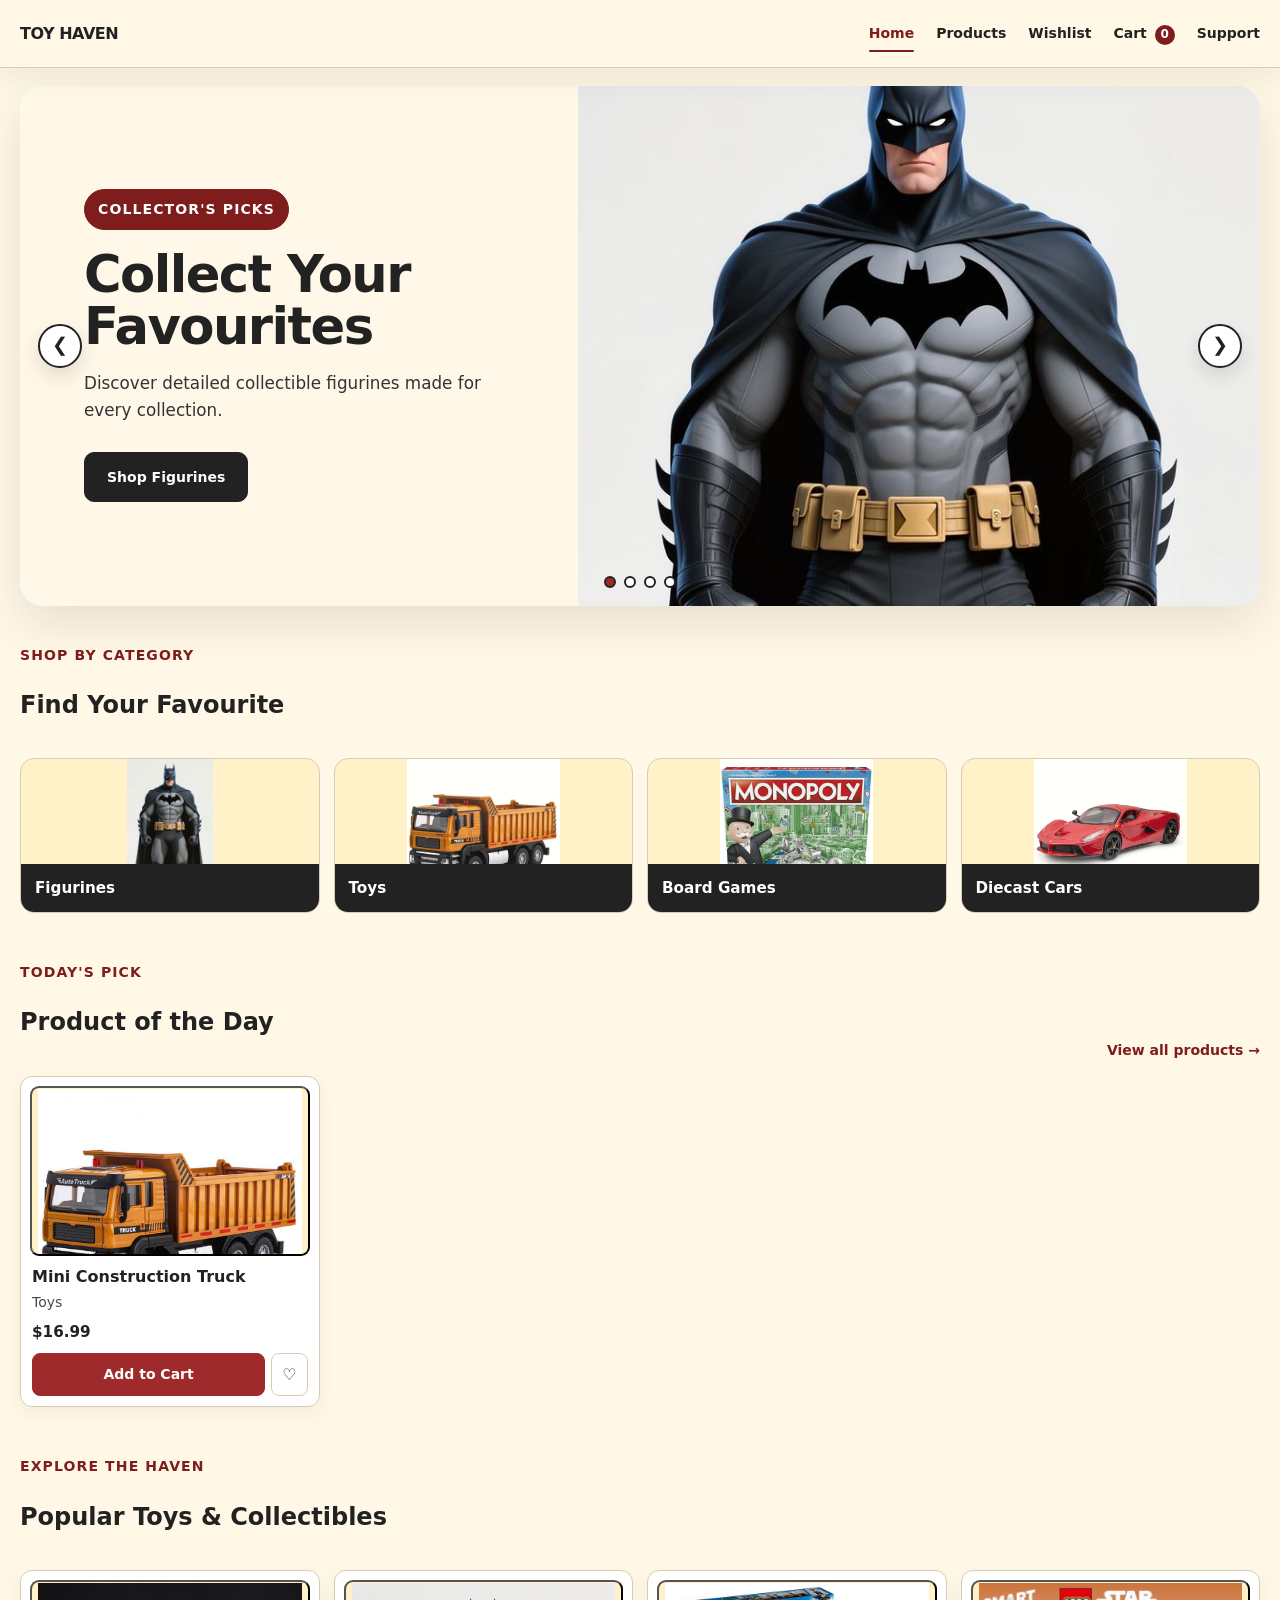
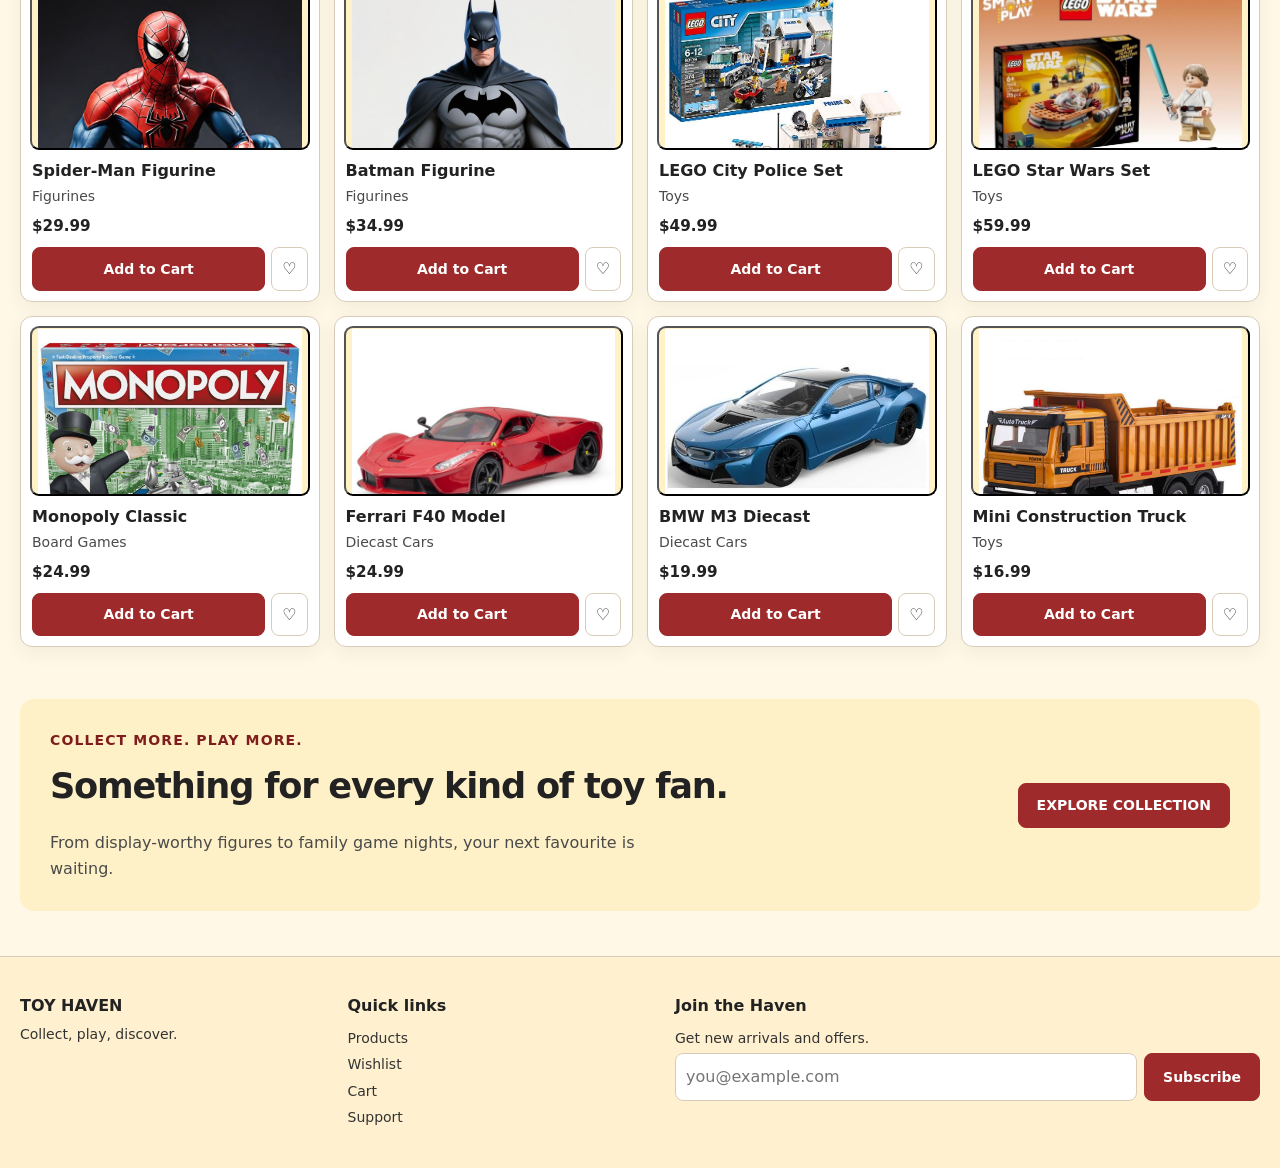
<file: index.html>
<!DOCTYPE html>
<html lang="en">
<head>
  <meta charset="UTF-8">

  <!-- RESPONSIVE: tells the browser to size the page correctly on phones/tablets -->
  <meta name="viewport" content="width=device-width, initial-scale=1.0">

  <meta name="description" content="Toy Haven - collectible figurines, toys, board games and diecast models.">
  <meta name="theme-color" content="#FF6B6B">

  <title>Toy Haven | Home</title>

  <!-- FAVICON -->
  <link rel="icon" href="assets/favicon.svg" type="image/svg+xml">

  <!-- PWA MANIFEST -->
  <link rel="manifest" href="manifest.json">

  <!-- SHARED STYLESHEET: controls the appearance of the whole website -->
  <link rel="stylesheet" href="css/style.css">
</head>

<body data-page="home">

<!-- =====================================================
     HEADER / NAVIGATION
     Desktop = normal navigation
     Mobile = hamburger menu controlled by JavaScript
     ===================================================== -->
<header class="site-header">
  <a class="brand" href="index.html">TOY HAVEN</a>

  <!-- MOBILE MENU BUTTON -->
  <button class="menu-toggle"
          aria-label="Open navigation"
          aria-expanded="false">
    <span></span><span></span><span></span>
  </button>

  <nav class="site-nav" aria-label="Main navigation">
    <a class="active" href="index.html">Home</a>
    <a href="products.html">Products</a>
    <a href="wishlist.html">Wishlist</a>
    <a href="cart.html">Cart <span class="cart-count">0</span></a>
    <a href="support.html">Support</a>
  </nav>
</header>

<main class="home-main">

  <!-- Main page heading for accessibility -->
  <h1 class="sr-only">Toy Haven</h1>

  <!-- ===================================================
       HERO SECTION
       JavaScript automatically rotates the promotional
       text. The toy images make the home page visually full.
       =================================================== -->

  <!-- =====================================================
       HERO SLIDESHOW
       Text is on the left and the category image is on
       the right. JavaScript changes the active slide.
       ===================================================== -->
  <section class="hero hero-slider" aria-label="Toy Haven promotions">

    <div class="hero-slides">

      <!-- SLIDE 1: FIGURINES -->
      <article class="hero-slide active">

        <!-- Left side: promotional wording -->
        <div class="hero-slide-content">
          <span class="hero-eyebrow">COLLECTOR'S PICKS</span>

          <h2>Collect Your Favourites</h2>

          <p>
            Discover detailed collectible figurines
            made for every collection.
          </p>

          <a href="products.html?category=Figurines" class="btn">
            Shop Figurines
          </a>
        </div>

        <!-- Right side: category image -->
        <div class="hero-slide-image-wrapper">
          <img src="assets/batman.jpg"
               alt="Batman collectible figurine"
               class="hero-slide-image">
        </div>

      </article>


      <!-- SLIDE 2: TOYS -->
      <article class="hero-slide">

        <div class="hero-slide-content">
          <span class="hero-eyebrow">PLAY TIME</span>

          <h2>Play. Imagine. Explore.</h2>

          <p>
            Discover exciting toys for every
            adventure and imagination.
          </p>

          <a href="products.html?category=Toys" class="btn">
            Shop Toys
          </a>
        </div>

        <div class="hero-slide-image-wrapper">
          <img src="assets/truck.jpg"
               alt="Toy truck"
               class="hero-slide-image">
        </div>

      </article>


      <!-- SLIDE 3: BOARD GAMES -->
      <article class="hero-slide">

        <div class="hero-slide-content">
          <span class="hero-eyebrow">GAME NIGHT</span>

          <h2>Game Night Starts Here</h2>

          <p>
            Bring friends and family together
            with exciting board games.
          </p>

          <a href="products.html?category=Board%20Games" class="btn">
            Shop Board Games
          </a>
        </div>

        <div class="hero-slide-image-wrapper">
          <img src="assets/monopoly.jpg"
               alt="Board game"
               class="hero-slide-image">
        </div>

      </article>


      <!-- SLIDE 4: DIECAST CARS -->
      <article class="hero-slide">

        <div class="hero-slide-content">
          <span class="hero-eyebrow">FOR COLLECTORS</span>

          <h2>Built For Collectors</h2>

          <p>
            Explore detailed diecast cars made
            for enthusiasts and collectors.
          </p>

          <a href="products.html?category=Diecast%20Cars" class="btn">
            Shop Diecast
          </a>
        </div>

        <div class="hero-slide-image-wrapper">
          <img src="assets/ferrari.jpg"
               alt="Ferrari diecast model car"
               class="hero-slide-image">
        </div>

      </article>

    </div>


    <!-- Previous slide button -->
    <button class="hero-arrow hero-prev"
            type="button"
            aria-label="Previous slide">
      &#10094;
    </button>

    <!-- Next slide button -->
    <button class="hero-arrow hero-next"
            type="button"
            aria-label="Next slide">
      &#10095;
    </button>


    <!-- Slide indicator dots -->
    <div class="hero-dots"
         role="group"
         aria-label="Choose a promotion">

      <button class="hero-dot active"
              type="button"
              aria-label="Go to slide 1">
      </button>

      <button class="hero-dot"
              type="button"
              aria-label="Go to slide 2">
      </button>

      <button class="hero-dot"
              type="button"
              aria-label="Go to slide 3">
      </button>

      <button class="hero-dot"
              type="button"
              aria-label="Go to slide 4">
      </button>

    </div>

  </section>


  <!-- ===================================================
       CATEGORY SHORTCUTS
       Clicking a category takes the user to Products.
       =================================================== -->
  <section class="home-section reveal">

    <div class="section-heading">
      <div>
        <p class="eyebrow">SHOP BY CATEGORY</p>
        <h2>Find Your Favourite</h2>
      </div>
    </div>

    <div class="category-cards">

      <a class="category-card" href="products.html?category=Figurines">
        <img src="assets/batman.jpg" alt="Figurines">
        <span>Figurines</span>
      </a>

      <a class="category-card" href="products.html?category=Toys">
        <img src="assets/truck.jpg" alt="Toys">
        <span>Toys</span>
      </a>

      <a class="category-card" href="products.html?category=Board%20Games">
        <img src="assets/monopoly.jpg" alt="Board Games">
        <span>Board Games</span>
      </a>

      <a class="category-card" href="products.html?category=Diecast%20Cars">
        <img src="assets/ferrari.jpg" alt="Diecast Cars">
        <span>Diecast Cars</span>
      </a>

    </div>
  </section>


  <!-- ===================================================
       PRODUCT OF THE DAY
       JavaScript selects a product based on the date.
       This supports the assignment's Product of the Day mark.
       =================================================== -->
  <section class="home-section reveal">

    <div class="section-heading">
      <div>
        <p class="eyebrow">TODAY'S PICK</p>
        <h2>Product of the Day</h2>
      </div>

      <a class="text-link" href="products.html">View all products →</a>
    </div>

    <!-- JavaScript inserts the selected product here -->
    <div id="featured-product" class="product-grid featured-grid"></div>
  </section>


  <!-- ===================================================
       FULL PRODUCT COLLECTION
       JavaScript reads PRODUCTS from products-data.js
       and creates the cards automatically.
       =================================================== -->
  <section class="home-section reveal">

    <div class="section-heading">
      <div>
        <p class="eyebrow">EXPLORE THE HAVEN</p>
        <h2>Popular Toys & Collectibles</h2>
      </div>
    </div>

    <!-- JavaScript inserts ALL products here -->
    <div id="home-product-grid" class="product-grid home-product-grid"></div>
  </section>


  <!-- ===================================================
       PROMOTIONAL STRIP
       =================================================== -->
  <section class="promo-strip reveal">

    <div>
      <p class="eyebrow">COLLECT MORE. PLAY MORE.</p>

      <h2>Something for every kind of toy fan.</h2>

      <p>
        From display-worthy figures to family game nights,
        your next favourite is waiting.
      </p>
    </div>

    <a class="btn" href="products.html">EXPLORE COLLECTION</a>
  </section>

</main>


<!-- =====================================================
     FOOTER
     Newsletter email is saved using localStorage.
     ===================================================== -->
<footer class="site-footer">

  <div>
    <strong>TOY HAVEN</strong>
    <p>Collect, play, discover.</p>
  </div>

  <div>
    <h3>Quick links</h3>
    <a href="products.html">Products</a>
    <a href="wishlist.html">Wishlist</a>
    <a href="cart.html">Cart</a>
    <a href="support.html">Support</a>
  </div>

  <form id="newsletter-form" class="newsletter">

    <h3>Join the Haven</h3>
    <p>Get new arrivals and offers.</p>

    <label class="sr-only" for="newsletter-email">
      Email address
    </label>

    <div class="inline-form">
      <input id="newsletter-email"
             type="email"
             placeholder="you@example.com"
             required>

      <button class="btn" type="submit">Subscribe</button>
    </div>

    <small id="newsletter-message" class="form-message"></small>
  </form>

</footer>


<!-- Small notification used by JavaScript -->
<div id="toast" class="toast" role="status" aria-live="polite"></div>


<!-- PRODUCT DATA MUST LOAD BEFORE app.js -->
<script src="js/products-data.js"></script>

<!-- MAIN JAVASCRIPT -->
<script src="js/app.js"></script>

</body>
</html>
</file>
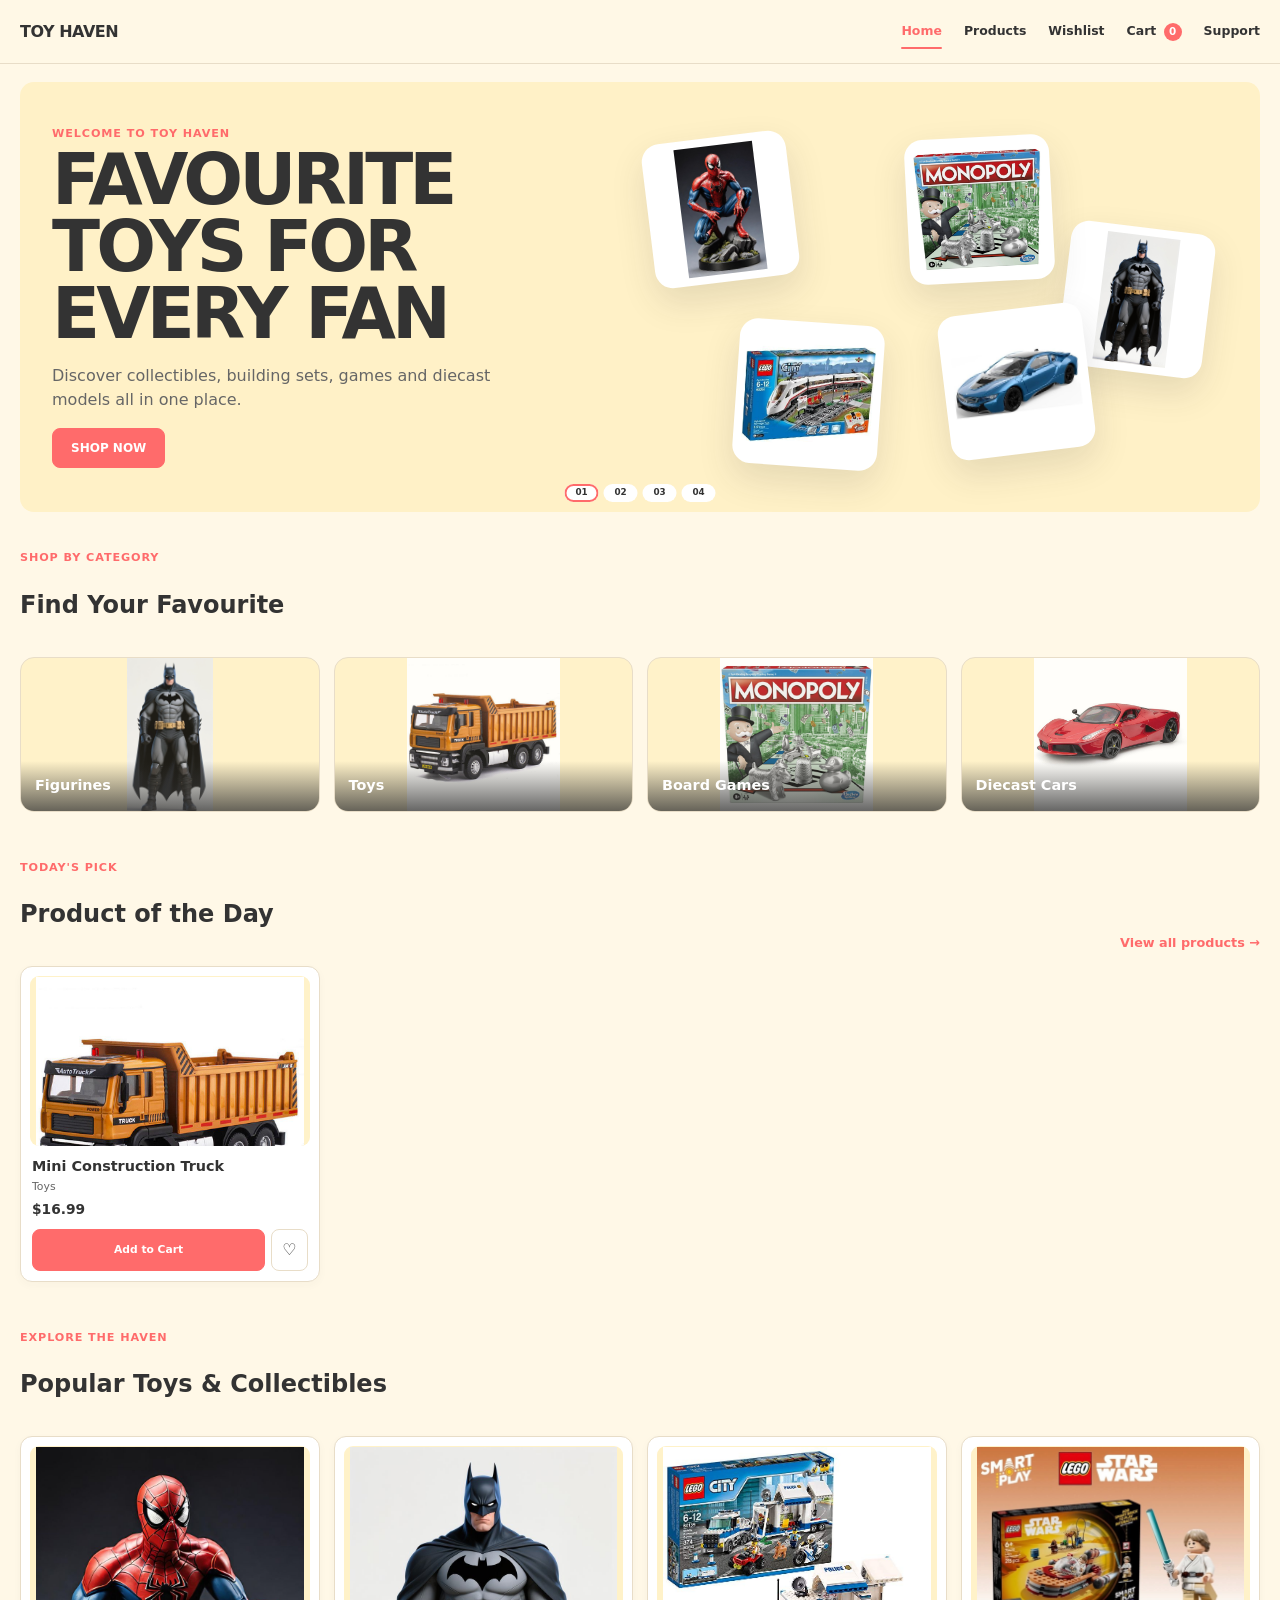
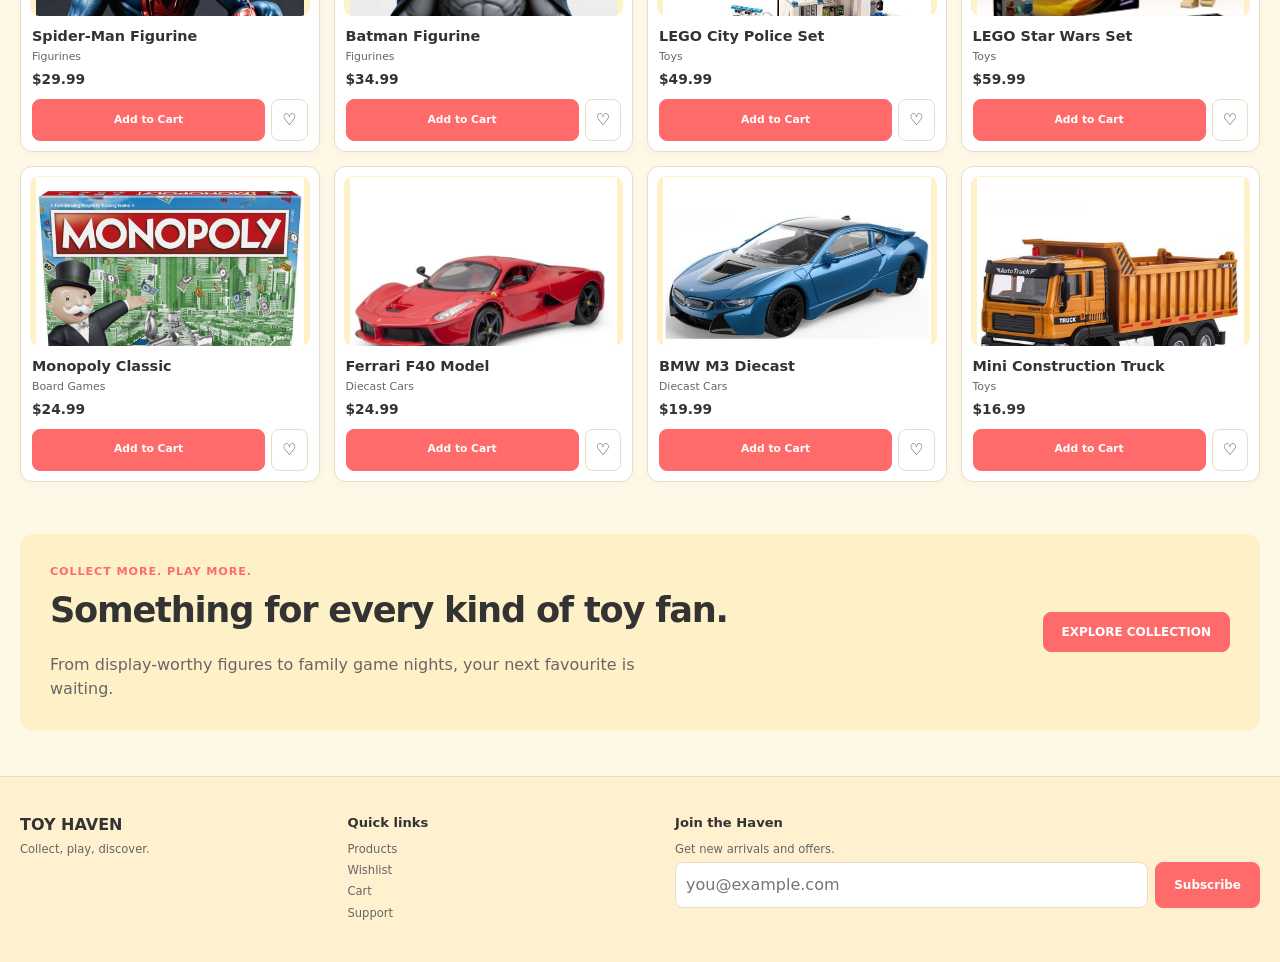
<file: toy-haven-viva-editable/index.html>
<!DOCTYPE html>
<html lang="en">
<head>
  <meta charset="UTF-8">

  <!-- RESPONSIVE: tells the browser to size the page correctly on phones/tablets -->
  <meta name="viewport" content="width=device-width, initial-scale=1.0">

  <meta name="description" content="Toy Haven - collectible figurines, toys, board games and diecast models.">
  <meta name="theme-color" content="#FF6B6B">

  <title>Toy Haven | Home</title>

  <!-- FAVICON -->
  <link rel="icon" href="assets/favicon.svg" type="image/svg+xml">

  <!-- PWA MANIFEST -->
  <link rel="manifest" href="manifest.json">

  <!-- SHARED STYLESHEET: controls the appearance of the whole website -->
  <link rel="stylesheet" href="css/style.css">
</head>

<body data-page="home">

<!-- =====================================================
     HEADER / NAVIGATION
     Desktop = normal navigation
     Mobile = hamburger menu controlled by JavaScript
     ===================================================== -->
<header class="site-header">
  <a class="brand" href="index.html">TOY HAVEN</a>

  <!-- MOBILE MENU BUTTON -->
  <button class="menu-toggle"
          aria-label="Open navigation"
          aria-expanded="false">
    <span></span><span></span><span></span>
  </button>

  <nav class="site-nav" aria-label="Main navigation">
    <a class="active" href="index.html">Home</a>
    <a href="products.html">Products</a>
    <a href="wishlist.html">Wishlist</a>
    <a href="cart.html">Cart <span class="cart-count">0</span></a>
    <a href="support.html">Support</a>
  </nav>
</header>

<main class="home-main">

  <!-- ===================================================
       HERO SECTION
       JavaScript automatically rotates the promotional
       text. The toy images make the home page visually full.
       =================================================== -->
  <section class="hero hero-full" aria-label="Toy Haven promotions">

    <div class="hero-copy">
      <p class="eyebrow">WELCOME TO TOY HAVEN</p>

      <h1 id="hero-title">FAVOURITE TOYS FOR EVERY FAN</h1>

      <p id="hero-text">
        Discover collectibles, building sets, games and diecast models all in one place.
      </p>

      <!-- CTA = Call To Action -->
      <a class="btn" href="products.html">SHOP NOW</a>
    </div>

    <!-- TOY WALL: these are decorative product images -->
    <div class="hero-toy-wall" id="hero-art" aria-hidden="true">
      <div class="hero-product hero-p1">
        <img src="assets/spiderman.jpg" alt="">
      </div>

      <div class="hero-product hero-p2">
        <img src="assets/batman.jpg" alt="">
      </div>

      <div class="hero-product hero-p3">
        <img src="assets/lego city.jpg" alt="">
      </div>

      <div class="hero-product hero-p4">
        <img src="assets/monopoly.jpg" alt="">
      </div>

      <div class="hero-product hero-p5">
        <img src="assets/bmw.jpg" alt="">
      </div>
    </div>

    <!-- JavaScript creates the slide buttons here -->
    <div class="hero-dots" id="hero-dots" aria-label="Promotion slides"></div>
  </section>


  <!-- ===================================================
       CATEGORY SHORTCUTS
       Clicking a category takes the user to Products.
       =================================================== -->
  <section class="home-section reveal">

    <div class="section-heading">
      <div>
        <p class="eyebrow">SHOP BY CATEGORY</p>
        <h2>Find Your Favourite</h2>
      </div>
    </div>

    <div class="category-cards">

      <a class="category-card" href="products.html?category=Figurines">
        <img src="assets/batman.jpg" alt="Figurines">
        <span>Figurines</span>
      </a>

      <a class="category-card" href="products.html?category=Toys">
        <img src="assets/truck.jpg" alt="Toys">
        <span>Toys</span>
      </a>

      <a class="category-card" href="products.html?category=Board%20Games">
        <img src="assets/monopoly.jpg" alt="Board Games">
        <span>Board Games</span>
      </a>

      <a class="category-card" href="products.html?category=Diecast%20Cars">
        <img src="assets/ferrari.jpg" alt="Diecast Cars">
        <span>Diecast Cars</span>
      </a>

    </div>
  </section>


  <!-- ===================================================
       PRODUCT OF THE DAY
       JavaScript selects a product based on the date.
       This supports the assignment's Product of the Day mark.
       =================================================== -->
  <section class="home-section reveal">

    <div class="section-heading">
      <div>
        <p class="eyebrow">TODAY'S PICK</p>
        <h2>Product of the Day</h2>
      </div>

      <a class="text-link" href="products.html">View all products →</a>
    </div>

    <!-- JavaScript inserts the selected product here -->
    <div id="featured-product" class="product-grid featured-grid"></div>
  </section>


  <!-- ===================================================
       FULL PRODUCT COLLECTION
       JavaScript reads PRODUCTS from products-data.js
       and creates the cards automatically.
       =================================================== -->
  <section class="home-section reveal">

    <div class="section-heading">
      <div>
        <p class="eyebrow">EXPLORE THE HAVEN</p>
        <h2>Popular Toys & Collectibles</h2>
      </div>
    </div>

    <!-- JavaScript inserts ALL products here -->
    <div id="home-product-grid" class="product-grid home-product-grid"></div>
  </section>


  <!-- ===================================================
       PROMOTIONAL STRIP
       =================================================== -->
  <section class="promo-strip reveal">

    <div>
      <p class="eyebrow">COLLECT MORE. PLAY MORE.</p>

      <h2>Something for every kind of toy fan.</h2>

      <p>
        From display-worthy figures to family game nights,
        your next favourite is waiting.
      </p>
    </div>

    <a class="btn" href="products.html">EXPLORE COLLECTION</a>
  </section>

</main>


<!-- =====================================================
     FOOTER
     Newsletter email is saved using localStorage.
     ===================================================== -->
<footer class="site-footer">

  <div>
    <strong>TOY HAVEN</strong>
    <p>Collect, play, discover.</p>
  </div>

  <div>
    <h3>Quick links</h3>
    <a href="products.html">Products</a>
    <a href="wishlist.html">Wishlist</a>
    <a href="cart.html">Cart</a>
    <a href="support.html">Support</a>
  </div>

  <form id="newsletter-form" class="newsletter">

    <h3>Join the Haven</h3>
    <p>Get new arrivals and offers.</p>

    <label class="sr-only" for="newsletter-email">
      Email address
    </label>

    <div class="inline-form">
      <input id="newsletter-email"
             type="email"
             placeholder="you@example.com"
             required>

      <button class="btn" type="submit">Subscribe</button>
    </div>

    <small id="newsletter-message" class="form-message"></small>
  </form>

</footer>

<!-- Small notification used by JavaScript -->
<div id="toast" class="toast" role="status" aria-live="polite"></div>

<!-- PRODUCT DATA MUST LOAD BEFORE app.js -->
<script src="js/products-data.js"></script>

<!-- MAIN JAVASCRIPT -->
<script src="js/app.js"></script>

</body>
</html>
</file>
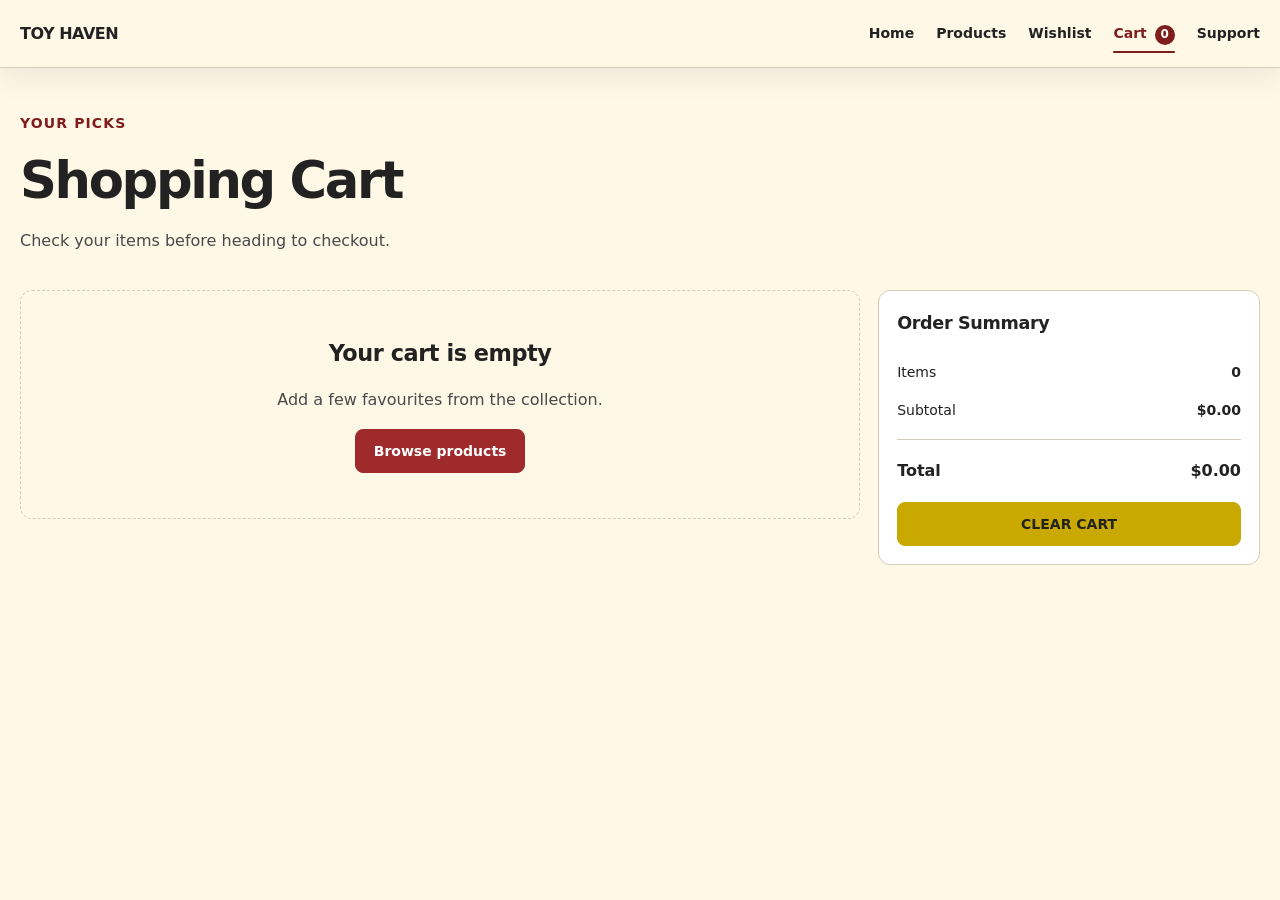
<file: cart.html>
<!DOCTYPE html>
<html lang="en">
<head>
  <meta charset="UTF-8">
  <meta name="viewport" content="width=device-width, initial-scale=1.0">
  <meta name="description" content="Review your Toy Haven shopping cart.">
  <meta name="theme-color" content="#FF6B6B">
  <title>Toy Haven | Shopping Cart</title>
  <link rel="icon" href="assets/favicon.svg" type="image/svg+xml">
  <link rel="manifest" href="manifest.json">
  <link rel="stylesheet" href="css/style.css">
</head>
<body data-page="cart">
  <header class="site-header">
    <a class="brand" href="index.html">TOY HAVEN</a>
    <button class="menu-toggle" aria-label="Open navigation" aria-expanded="false"><span></span><span></span><span></span></button>
    <nav class="site-nav" aria-label="Main navigation">
      <a href="index.html">Home</a><a href="products.html">Products</a><a href="wishlist.html">Wishlist</a>
      <a class="active" href="cart.html">Cart <span class="cart-count">0</span></a><a href="support.html">Support</a>
    </nav>
  </header>

  <main class="page-main">
    <section class="page-intro reveal">
      <p class="eyebrow">YOUR PICKS</p>
      <h1>Shopping Cart</h1>
      <p>Check your items before heading to checkout.</p>
    </section>

    <section class="cart-layout section compact-section">
      <div>
        <div id="cart-items" class="cart-list"></div>
        <div id="empty-cart" class="empty-state hidden">
          <h2>Your cart is empty</h2>
          <p>Add a few favourites from the collection.</p>
          <a class="btn" href="products.html">Browse products</a>
        </div>
      </div>
      <aside class="summary-card">
        <h2>Order Summary</h2>
        <div class="summary-line"><span>Items</span><strong id="cart-item-count">0</strong></div>
        <div class="summary-line"><span>Subtotal</span><strong id="cart-subtotal">$0.00</strong></div>
        <hr>
        <div class="summary-total"><span>Total</span><strong id="cart-total">$0.00</strong></div>
        <a id="checkout-link" class="btn full-width" href="checkout.html">PROCEED TO CHECKOUT</a>
        <button id="clear-cart" class="btn secondary full-width">CLEAR CART</button>
      </aside>
    </section>
  </main>

  <div id="toast" class="toast" role="status" aria-live="polite"></div>
  <script src="js/products-data.js"></script>
  <script src="js/app.js"></script>
</body>
</html>
</file>
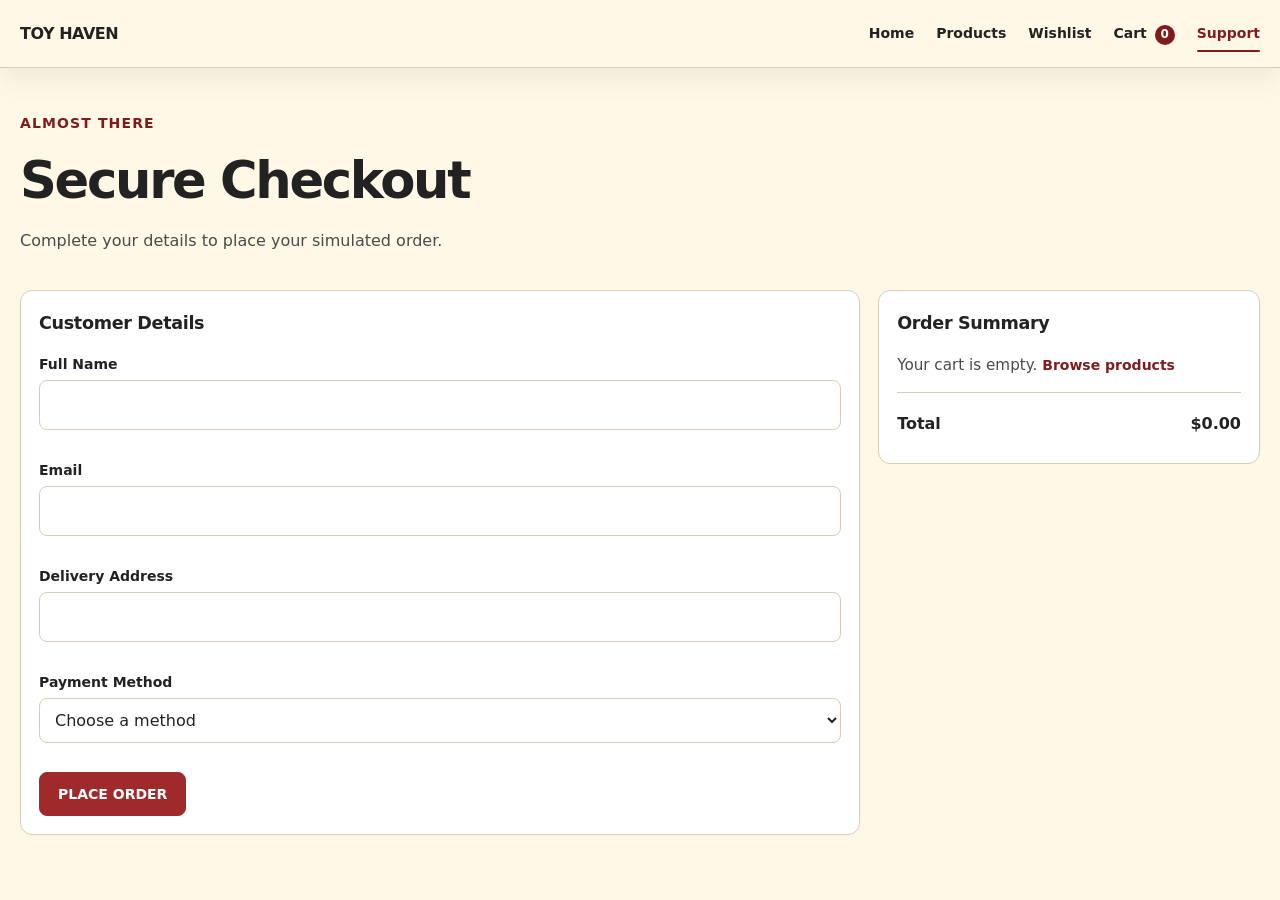
<file: checkout.html>
<!DOCTYPE html>
<html lang="en">
<head>
  <meta charset="UTF-8">
  <meta name="viewport" content="width=device-width, initial-scale=1.0">
  <meta name="description" content="Toy Haven secure checkout simulation.">
  <meta name="theme-color" content="#FF6B6B">
  <title>Toy Haven | Checkout</title>
  <link rel="icon" href="assets/favicon.svg" type="image/svg+xml">
  <link rel="manifest" href="manifest.json">
  <link rel="stylesheet" href="css/style.css">
</head>
<body data-page="checkout">
  <header class="site-header">
    <a class="brand" href="index.html">TOY HAVEN</a>
    <button class="menu-toggle" aria-label="Open navigation" aria-expanded="false"><span></span><span></span><span></span></button>
    <nav class="site-nav" aria-label="Main navigation">
      <a href="index.html">Home</a><a href="products.html">Products</a><a href="wishlist.html">Wishlist</a>
      <a href="cart.html">Cart <span class="cart-count">0</span></a><a class="active" href="support.html">Support</a>
    </nav>
  </header>

  <main class="page-main">
    <section class="page-intro reveal">
      <p class="eyebrow">ALMOST THERE</p>
      <h1>Secure Checkout</h1>
      <p>Complete your details to place your simulated order.</p>
    </section>

    <section class="checkout-layout section compact-section">
      <form id="checkout-form" class="form-card" novalidate>
        <h2>Customer Details</h2>
        <div class="field">
          <label for="full-name">Full Name</label>
          <input id="full-name" name="fullName" type="text" autocomplete="name" required>
          <small class="error-text" data-error-for="full-name"></small>
        </div>
        <div class="field">
          <label for="email">Email</label>
          <input id="email" name="email" type="email" autocomplete="email" required>
          <small class="error-text" data-error-for="email"></small>
        </div>
        <div class="field">
          <label for="address">Delivery Address</label>
          <input id="address" name="address" type="text" autocomplete="street-address" required>
          <small class="error-text" data-error-for="address"></small>
        </div>
        <div class="field">
          <label for="payment">Payment Method</label>
          <select id="payment" name="payment" required>
            <option value="">Choose a method</option>
            <option>Card</option>
            <option>Cash on Delivery</option>
          </select>
          <small class="error-text" data-error-for="payment"></small>
        </div>
        <button class="btn" type="submit">PLACE ORDER</button>
      </form>

      <aside class="summary-card">
        <h2>Order Summary</h2>
        <div id="checkout-items"></div>
        <hr>
        <div class="summary-total"><span>Total</span><strong id="checkout-total">$0.00</strong></div>
        <div id="checkout-success" class="success-message hidden" role="status">
          ✓ Order confirmed! Thank you for shopping at Toy Haven.
        </div>
      </aside>
    </section>
  </main>

  <div id="toast" class="toast" role="status" aria-live="polite"></div>
  <script src="js/products-data.js"></script>
  <script src="js/app.js"></script>
</body>
</html>
</file>
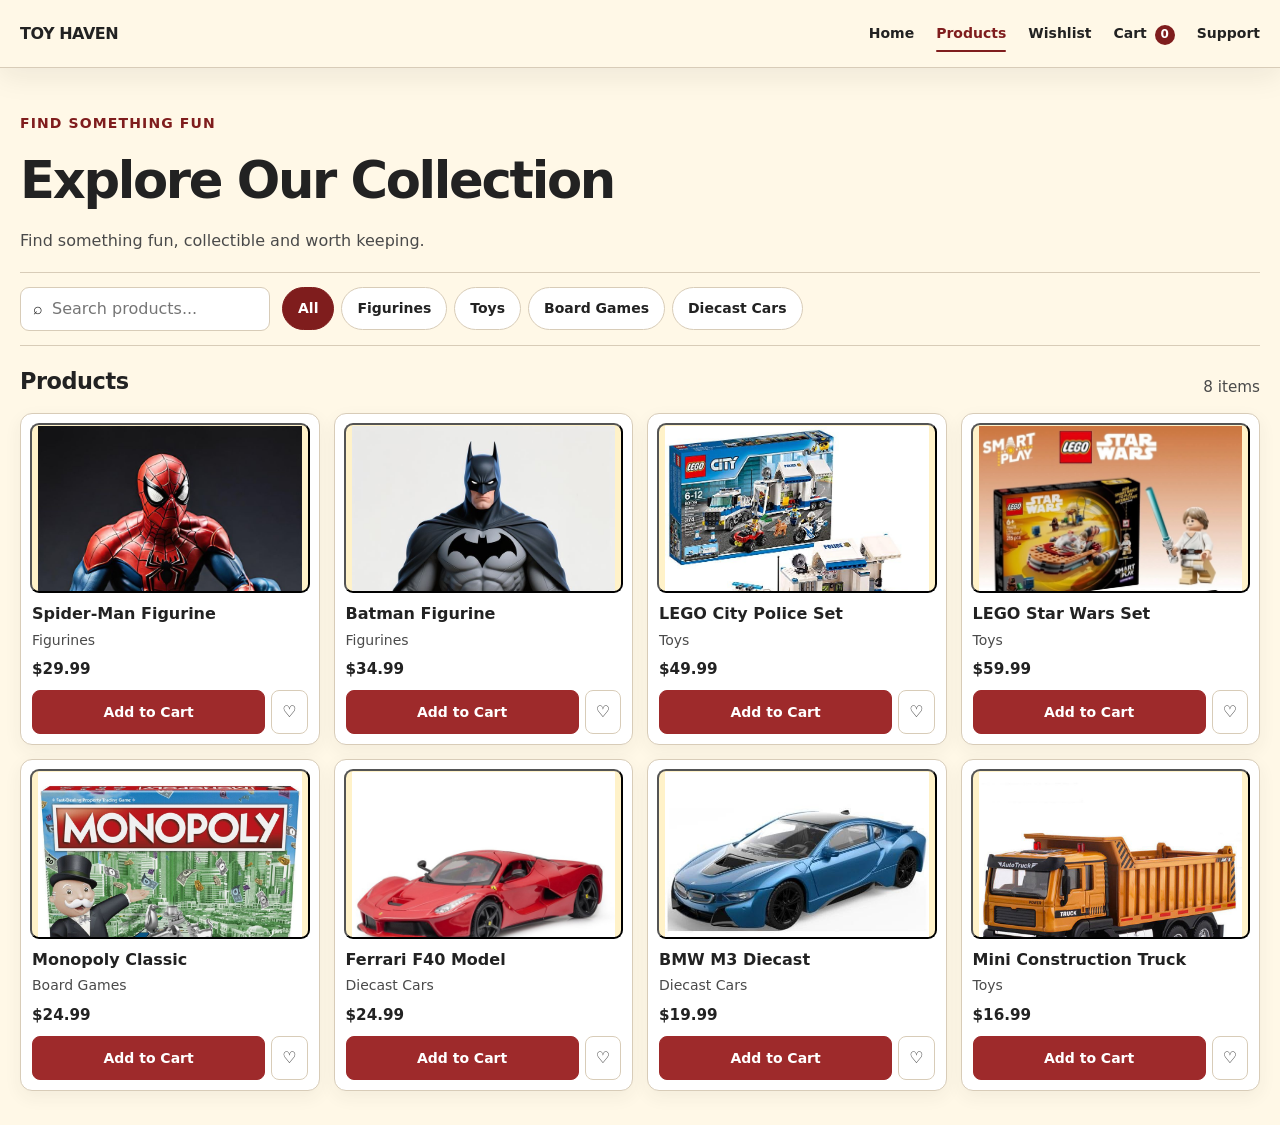
<file: products.html>
<!DOCTYPE html>
<html lang="en">
<head>
  <meta charset="UTF-8">
  <meta name="viewport" content="width=device-width, initial-scale=1.0">
  <meta name="description" content="Browse Toy Haven products.">
  <meta name="theme-color" content="#FF6B6B">
  <title>Toy Haven | Products</title>
  <link rel="icon" href="assets/favicon.svg" type="image/svg+xml">
  <link rel="manifest" href="manifest.json">
  <link rel="stylesheet" href="css/style.css">
</head>
<body data-page="products">
  <header class="site-header">
    <a class="brand" href="index.html">TOY HAVEN</a>
    <button class="menu-toggle" aria-label="Open navigation" aria-expanded="false"><span></span><span></span><span></span></button>
    <nav class="site-nav" aria-label="Main navigation">
      <a href="index.html">Home</a>
      <a class="active" href="products.html">Products</a>
      <a href="wishlist.html">Wishlist</a>
      <a href="cart.html">Cart <span class="cart-count">0</span></a>
      <a href="support.html">Support</a>
    </nav>
  </header>

  <main class="page-main">
    <section class="page-intro reveal">
      <p class="eyebrow">FIND SOMETHING FUN</p>
      <h1>Explore Our Collection</h1>
      <p>Find something fun, collectible and worth keeping.</p>
    </section>

    <section class="catalog-controls reveal" aria-label="Product filters">
      <label class="search-box">
        <span aria-hidden="true">⌕</span>
        <input id="product-search" type="search" placeholder="Search products..." autocomplete="off">
      </label>
      <div id="category-filters" class="filter-list">
        <button class="filter-btn active" data-category="All">All</button>
        <button class="filter-btn" data-category="Figurines">Figurines</button>
        <button class="filter-btn" data-category="Toys">Toys</button>
        <button class="filter-btn" data-category="Board Games">Board Games</button>
        <button class="filter-btn" data-category="Diecast Cars">Diecast Cars</button>
      </div>
    </section>

    <section class="section compact-section">
      <div class="results-row">
        <h2>Products</h2>
        <span id="product-result-count" class="muted"></span>
      </div>
      <div id="product-grid" class="product-grid"></div>
      <p id="no-products" class="empty-state hidden">No products match your search.</p>
    </section>
  </main>

  <div id="product-modal" class="modal hidden" role="dialog" aria-modal="true" aria-labelledby="modal-title">
    <div class="modal-backdrop" data-close-modal></div>
    <div class="modal-card">
      <button class="modal-close" data-close-modal aria-label="Close product details">×</button>
      <div id="modal-content"></div>
    </div>
  </div>

  <div id="toast" class="toast" role="status" aria-live="polite"></div>
  <script src="js/products-data.js"></script>
  <script src="js/app.js"></script>
</body>
</html>
</file>
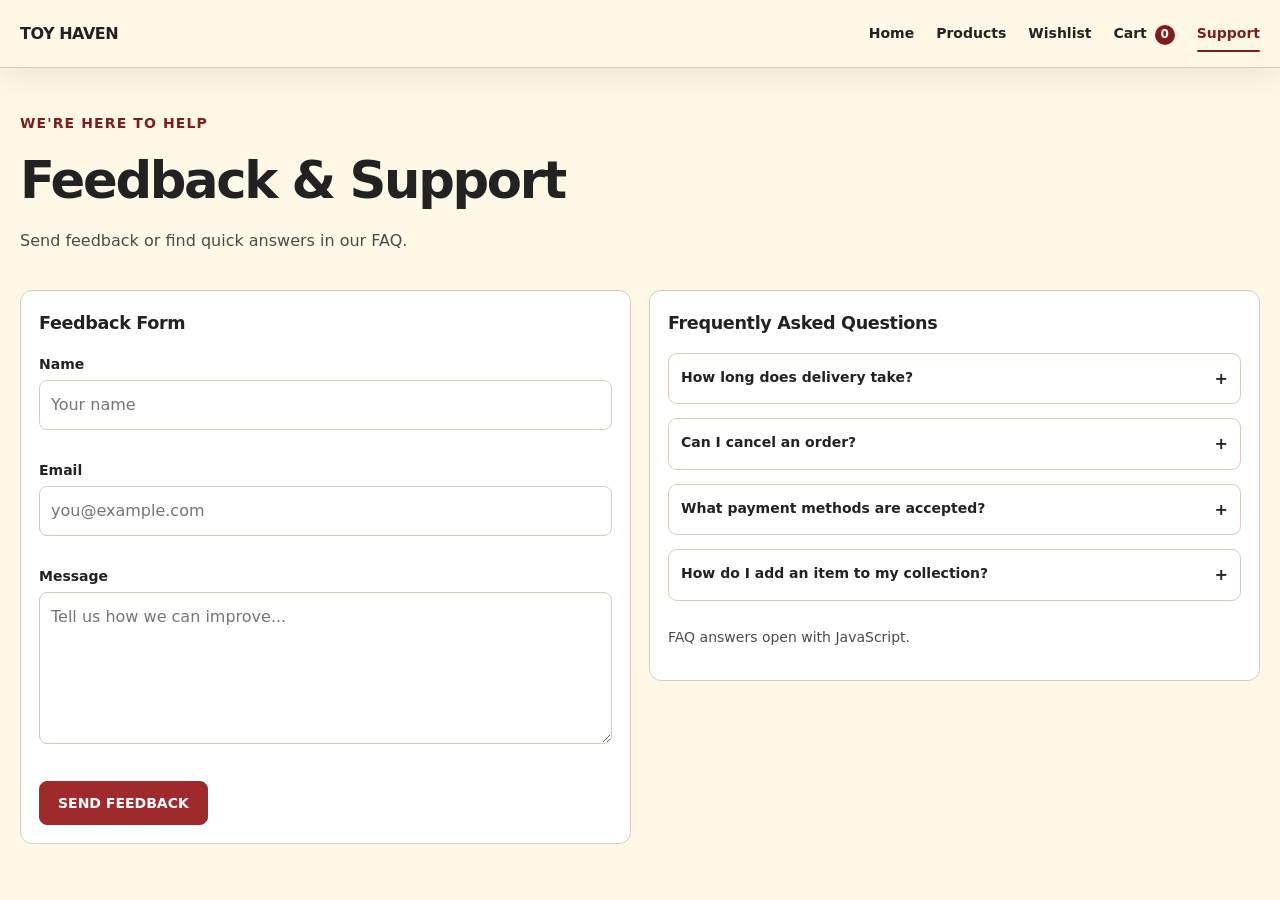
<file: support.html>
<!DOCTYPE html>
<html lang="en">
<head>
  <meta charset="UTF-8">
  <meta name="viewport" content="width=device-width, initial-scale=1.0">
  <meta name="description" content="Toy Haven feedback and support.">
  <meta name="theme-color" content="#FF6B6B">
  <title>Toy Haven | Feedback & Support</title>
  <link rel="icon" href="assets/favicon.svg" type="image/svg+xml">
  <link rel="manifest" href="manifest.json">
  <link rel="stylesheet" href="css/style.css">
</head>
<body data-page="support">
  <header class="site-header">
    <a class="brand" href="index.html">TOY HAVEN</a>
    <button class="menu-toggle" aria-label="Open navigation" aria-expanded="false"><span></span><span></span><span></span></button>
    <nav class="site-nav" aria-label="Main navigation">
      <a href="index.html">Home</a><a href="products.html">Products</a><a href="wishlist.html">Wishlist</a>
      <a href="cart.html">Cart <span class="cart-count">0</span></a><a class="active" href="support.html">Support</a>
    </nav>
  </header>

  <main class="page-main">
    <section class="page-intro reveal">
      <p class="eyebrow">WE'RE HERE TO HELP</p>
      <h1>Feedback & Support</h1>
      <p>Send feedback or find quick answers in our FAQ.</p>
    </section>

    <section class="support-layout section compact-section">
      <form id="feedback-form" class="form-card" novalidate>
        <h2>Feedback Form</h2>
        <div class="field">
          <label for="feedback-name">Name</label>
          <input id="feedback-name" name="name" type="text" placeholder="Your name" required>
          <small class="error-text" data-error-for="feedback-name"></small>
        </div>
        <div class="field">
          <label for="feedback-email">Email</label>
          <input id="feedback-email" name="email" type="email" placeholder="you@example.com" required>
          <small class="error-text" data-error-for="feedback-email"></small>
        </div>
        <div class="field">
          <label for="feedback-message">Message</label>
          <textarea id="feedback-message" name="message" rows="5" placeholder="Tell us how we can improve..." required></textarea>
          <small class="error-text" data-error-for="feedback-message"></small>
        </div>
        <button class="btn" type="submit">SEND FEEDBACK</button>
        <p id="feedback-success" class="success-message hidden">✓ Thanks! Your feedback has been saved.</p>
      </form>

      <section class="faq-card">
        <h2>Frequently Asked Questions</h2>
        <div class="faq-list">
          <button class="faq-question" aria-expanded="false">How long does delivery take?<span>+</span></button>
          <div class="faq-answer"><p>Standard delivery is simulated as 3–5 working days for this coursework website.</p></div>
          <button class="faq-question" aria-expanded="false">Can I cancel an order?<span>+</span></button>
          <div class="faq-answer"><p>Because this is a front-end simulation, orders can be reviewed through the stored order history.</p></div>
          <button class="faq-question" aria-expanded="false">What payment methods are accepted?<span>+</span></button>
          <div class="faq-answer"><p>The checkout simulation supports Card and Cash on Delivery.</p></div>
          <button class="faq-question" aria-expanded="false">How do I add an item to my collection?<span>+</span></button>
          <div class="faq-answer"><p>Open Products, choose a product, then use Add to Wishlist and select a collection status.</p></div>
        </div>
        <p class="storage-note">FAQ answers open with JavaScript.</p>
      </section>
    </section>
  </main>

  <div id="toast" class="toast" role="status" aria-live="polite"></div>
  <script src="js/products-data.js"></script>
  <script src="js/app.js"></script>
</body>
</html>
</file>
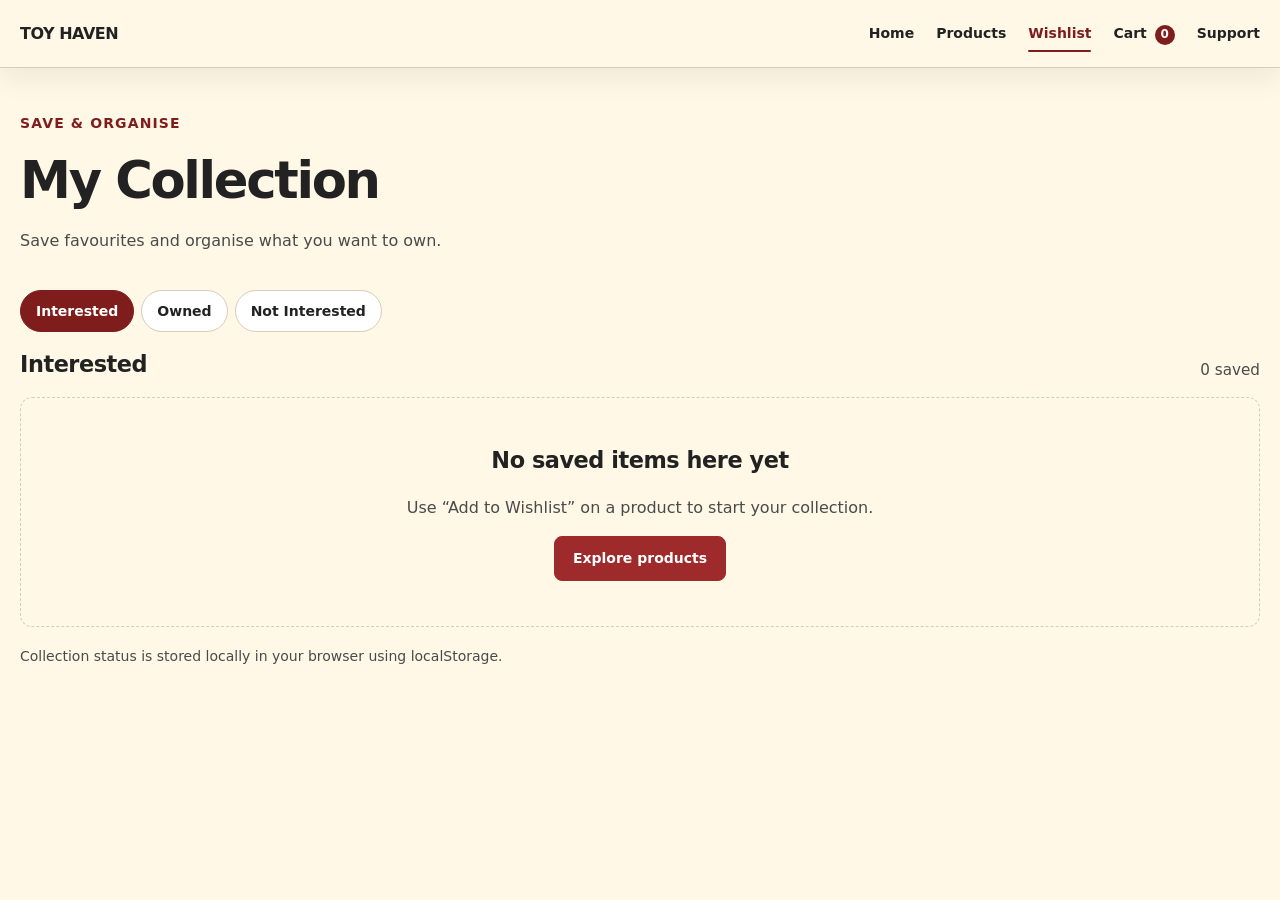
<file: wishlist.html>
<!DOCTYPE html>
<html lang="en">
<head>
  <meta charset="UTF-8">
  <meta name="viewport" content="width=device-width, initial-scale=1.0">
  <meta name="description" content="Manage your Toy Haven collection and wishlist.">
  <meta name="theme-color" content="#FF6B6B">
  <title>Toy Haven | My Collection</title>
  <link rel="icon" href="assets/favicon.svg" type="image/svg+xml">
  <link rel="manifest" href="manifest.json">
  <link rel="stylesheet" href="css/style.css">
</head>
<body data-page="wishlist">
  <header class="site-header">
    <a class="brand" href="index.html">TOY HAVEN</a>
    <button class="menu-toggle" aria-label="Open navigation" aria-expanded="false"><span></span><span></span><span></span></button>
    <nav class="site-nav" aria-label="Main navigation">
      <a href="index.html">Home</a><a href="products.html">Products</a>
      <a class="active" href="wishlist.html">Wishlist</a><a href="cart.html">Cart <span class="cart-count">0</span></a><a href="support.html">Support</a>
    </nav>
  </header>

  <main class="page-main">
    <section class="page-intro reveal">
      <p class="eyebrow">SAVE & ORGANISE</p>
      <h1>My Collection</h1>
      <p>Save favourites and organise what you want to own.</p>
    </section>

    <section class="section compact-section">
      <div id="wishlist-filters" class="filter-list status-filters" aria-label="Collection status">
        <button class="filter-btn active" data-status="Interested">Interested</button>
        <button class="filter-btn" data-status="Owned">Owned</button>
        <button class="filter-btn" data-status="Not Interested">Not Interested</button>
      </div>
      <div class="results-row">
        <h2 id="wishlist-title">Interested</h2>
        <span id="wishlist-count" class="muted"></span>
      </div>
      <div id="wishlist-grid" class="product-grid"></div>
      <div id="wishlist-empty" class="empty-state hidden">
        <h2>No saved items here yet</h2>
        <p>Use “Add to Wishlist” on a product to start your collection.</p>
        <a class="btn" href="products.html">Explore products</a>
      </div>
      <p class="storage-note">Collection status is stored locally in your browser using localStorage.</p>
    </section>
  </main>

  <div id="toast" class="toast" role="status" aria-live="polite"></div>
  <script src="js/products-data.js"></script>
  <script src="js/app.js"></script>
</body>
</html>
</file>
<file: css/style.css>
/*
=========================================================
TOY HAVEN - COMPLETE ACCESSIBLE STYLESHEET
=========================================================
*/

/* =====================================================
   1. COLOUR PALETTE
   ===================================================== */

:root {
  --primary: #9E2A2B;
  --primary-dark: #7F1D1D;
  --secondary: #C9A800;
  --accent: #286B35;

  --background: #FFF8E7;
  --text: #222222;
  --muted: #4A4A4A;

  --line: #D8CCB8;
  --surface: #FFFFFF;
  --soft: #FFF2C9;

  --success: #E6F7E9;
  --danger: #8B1E14;

  --shadow: 0 12px 35px rgba(51, 51, 51, 0.10);
  --radius: 14px;
  --max: 1240px;
}


/* =====================================================
   2. GLOBAL / RESET
   ===================================================== */

* {
  box-sizing: border-box;
}

html {
  scroll-behavior: smooth;
}

body {
  margin: 0;
  font-family: Inter, ui-sans-serif, system-ui, -apple-system,
    BlinkMacSystemFont, "Segoe UI", sans-serif;
  color: var(--text);
  background: var(--background);
  line-height: 1.6;
  font-size: 16px;
}

a {
  color: inherit;
  text-decoration: none;
}

button,
input,
select,
textarea {
  font: inherit;
}

button {
  cursor: pointer;
}

img {
  max-width: 100%;
  display: block;
}

.sr-only {
  position: absolute;
  width: 1px;
  height: 1px;
  padding: 0;
  margin: -1px;
  overflow: hidden;
  clip: rect(0, 0, 0, 0);
  white-space: nowrap;
  border: 0;
}

.hidden {
  display: none !important;
}

.muted {
  color: var(--muted);
  font-size: 0.95rem;
}


/* =====================================================
   3. HEADER + NAVIGATION
   ===================================================== */

.site-header {
  position: sticky;
  top: 0;
  z-index: 50;
  min-height: 64px;
  padding: 0 max(20px, calc((100vw - var(--max)) / 2));

  display: flex;
  align-items: center;
  justify-content: space-between;

  border-bottom: 1px solid var(--line);
  background: rgba(255, 248, 231, 0.97);
  backdrop-filter: blur(12px);
  box-shadow: 0 8px 30px rgba(20, 20, 30, 0.08);
}

.brand {
  font-weight: 900;
  font-size: 1rem;
  letter-spacing: -0.03em;
}

.site-nav {
  display: flex;
  align-items: center;
  gap: 22px;
  font-size: 0.875rem;
  font-weight: 700;
}

.site-nav a {
  position: relative;
  padding: 22px 0;
}

.site-nav a:hover,
.site-nav a.active {
  color: var(--primary-dark);
}

.site-nav a.active::after {
  content: "";
  position: absolute;
  left: 0;
  right: 0;
  bottom: 14px;
  height: 2px;
  border-radius: 99px;
  background: var(--primary-dark);
}

.cart-count {
  display: inline-grid;
  place-items: center;
  min-width: 20px;
  height: 20px;
  padding: 0 5px;
  margin-left: 3px;
  border-radius: 99px;
  background: var(--primary-dark);
  color: #FFFFFF;
  font-size: 0.75rem;
  font-weight: 800;
}

.menu-toggle {
  display: none;
  border: 0;
  background: transparent;
  padding: 8px;
}

.menu-toggle span {
  display: block;
  width: 22px;
  height: 2px;
  margin: 4px;
  background: var(--text);
}


/* =====================================================
   4. BUTTONS
   ===================================================== */

.btn {
  display: inline-flex;
  justify-content: center;
  align-items: center;

  border: 1px solid var(--primary);
  border-radius: 8px;

  padding: 10px 18px;

  background: var(--primary);
  color: #FFFFFF;

  font-size: 0.875rem;
  font-weight: 800;

  transition:
    transform 0.2s ease,
    background 0.2s ease,
    box-shadow 0.2s ease;
}

.btn:hover {
  background: var(--primary-dark);
  border-color: var(--primary-dark);
  color: #FFFFFF;

  transform: translateY(-2px);

  box-shadow: 0 7px 18px rgba(51, 51, 51, 0.18);
}

.btn.secondary {
  background: var(--secondary);
  border-color: var(--secondary);
  color: #222222;
}

.btn.secondary:hover {
  background: #A98B00;
  border-color: #A98B00;
  color: #222222;
}

.full-width {
  width: 100%;
  margin-top: 10px;
}


/* =====================================================
   5. GENERAL HERO
   ===================================================== */

.hero {
  position: relative;

  display: grid;
  grid-template-columns: 1fr 0.8fr;

  gap: 30px;
  align-items: center;

  min-height: 330px;

  margin: 18px auto 0;
  padding: 32px;

  border-radius: var(--radius);
  background: #FFF1C7;

  overflow: hidden;

  box-shadow: var(--shadow);
}

.hero-copy {
  position: relative;
  z-index: 3;
}

.eyebrow {
  margin: 0 0 6px;

  font-size: 0.875rem;
  font-weight: 800;
  letter-spacing: 0.08em;

  color: var(--primary-dark);
}

.hero h1 {
  margin: 0;

  font-size: clamp(2.2rem, 6vw, 4.4rem);
  line-height: 0.95;
  letter-spacing: -0.055em;
}

.hero-copy p:not(.eyebrow) {
  max-width: 460px;
  color: var(--muted);
}

.hero-art {
  height: 220px;

  display: grid;
  place-items: center;

  border-radius: 12px;
  background: var(--soft);
}

.hero-toy {
  width: 120px;
  height: 120px;

  display: grid;
  place-items: center;

  border-radius: 24px;

  background: #FFD93D;

  font-weight: 900;
  color: var(--primary-dark);

  box-shadow: var(--shadow);
}


/* =====================================================
   6. HERO SLIDESHOW
   ===================================================== */

.hero-slider {
  position: relative;

  display: block;

  width: 100%;
  min-height: 520px;

  margin-top: 18px;
  padding: 0;

  overflow: hidden;
  isolation: isolate;

  border-radius: 24px;

  background: #FFFFFF;

  box-shadow: 0 18px 45px rgba(20, 20, 30, 0.10);
}

.hero-slides {
  position: relative;

  width: 100%;
  height: 520px;
}

.hero-slide {
  position: absolute;
  inset: 0;

  display: grid;
  grid-template-columns: 45% 55%;

  opacity: 0;
  visibility: hidden;

  transform: translateX(20px);

  transition:
    opacity 0.5s ease,
    transform 0.5s ease,
    visibility 0.5s ease;
}

.hero-slide.active {
  opacity: 1;
  visibility: visible;

  transform: translateX(0);

  z-index: 2;
}


/* HERO TEXT */

.hero-slide-content {
  position: relative;
  z-index: 2;

  display: flex;
  flex-direction: column;
  justify-content: center;

  padding: 50px clamp(30px, 5vw, 70px);

  background: #FFF8E8;

  color: #222222;
}

.hero-slide-content h1,
.hero-slide-content h2 {
  margin: 0 0 18px;

  max-width: 500px;

  font-size: clamp(2rem, 4vw, 4rem);
  line-height: 1.02;
  letter-spacing: -0.03em;
}

.hero-eyebrow {
  display: inline-block;
  width: fit-content;

  margin-bottom: 18px;
  padding: 8px 13px;

  border-radius: 999px;

  background: var(--primary-dark);
  border: 1px solid var(--primary-dark);

  color: #FFFFFF;

  font-size: 0.875rem;
  font-weight: 800;
  letter-spacing: 0.08em;
}

.hero-slide-content p {
  max-width: 460px;

  margin: 0 0 28px;

  color: #333333;

  font-size: 1.05rem;
  line-height: 1.6;
}

.hero-slide-content .btn {
  width: fit-content;

  padding: 13px 22px;

  border-radius: 10px;

  background: #222222;
  border-color: #222222;
  color: #FFFFFF;

  font-weight: 800;
}

.hero-slide-content .btn:hover {
  background: #000000;
  border-color: #000000;
  color: #FFFFFF;
}


/* HERO IMAGE */

.hero-slide-image-wrapper {
  position: relative;

  width: 100%;
  height: 100%;

  overflow: hidden;

  background: #EEEEEE;

  z-index: 1;
}

.hero-slide-image {
  position: relative;

  display: block;

  width: 100%;
  height: 100%;

  object-fit: cover;
  object-position: center 15%;

  z-index: 1;

  transition: transform 0.7s ease;
}

.hero-slide.active .hero-slide-image {
  transform: scale(1.03);
}


/* HERO ARROWS */

.hero-arrow {
  position: absolute;
  top: 50%;
  z-index: 10;

  width: 44px;
  height: 44px;

  display: flex;
  align-items: center;
  justify-content: center;

  border: 2px solid #222222;
  border-radius: 50%;

  background: #FFFFFF;
  color: #222222;

  font-size: 1.2rem;
  font-weight: 900;

  cursor: pointer;

  transform: translateY(-50%);

  box-shadow: 0 8px 20px rgba(0, 0, 0, 0.12);

  transition:
    transform 0.2s ease,
    background 0.2s ease;
}

.hero-arrow:hover,
.hero-arrow:focus-visible {
  background: #222222;
  color: #FFFFFF;

  transform: translateY(-50%) scale(1.08);
}

.hero-prev {
  left: 18px;
}

.hero-next {
  right: 18px;
}


/* HERO DOTS */

.hero-dots {
  position: absolute;
  bottom: 18px;
  left: 50%;

  z-index: 10;

  display: flex;
  gap: 8px;

  transform: translateX(-50%);
}

.hero-dot {
  width: 12px;
  height: 12px;

  padding: 0;

  border: 2px solid #222222;
  border-radius: 50%;

  background: #FFFFFF;

  cursor: pointer;
}

.hero-dot.active {
  background: var(--primary-dark);
}


/* =====================================================
   7. SECTIONS
   ===================================================== */

.section {
  padding: 34px 0;
}

.compact-section {
  padding-top: 18px;
}

.section-heading,
.results-row {
  display: flex;
  align-items: end;
  justify-content: space-between;

  gap: 20px;

  margin-bottom: 14px;
}

.section h2,
.results-row h2 {
  margin: 0;

  font-size: 1.4rem;
  letter-spacing: -0.02em;
}

.text-link {
  font-size: 0.875rem;
  font-weight: 800;
  color: var(--primary-dark);
}

.text-link:hover {
  color: #5F1516;
}


/* =====================================================
   8. PRODUCT CARDS
   ===================================================== */

.product-grid {
  display: grid;

  grid-template-columns: repeat(4, 1fr);

  gap: 14px;
}

.product-card {
  position: relative;

  min-width: 0;

  padding: 9px;

  border: 1px solid var(--line);
  border-radius: 12px;

  background: var(--surface);

  box-shadow: 0 6px 18px rgba(51, 51, 51, 0.06);

  overflow: hidden;

  transition:
    transform 0.2s ease,
    box-shadow 0.2s ease;
}

.product-card:hover {
  transform: translateY(-4px);

  box-shadow: var(--shadow);
}

.product-image {
  position: relative;

  display: grid;
  place-items: center;

  width: 100%;
  height: 170px;

  border-radius: 9px;

  background: var(--soft);

  overflow: hidden;
}

.product-image img {
  width: 100%;
  height: 100%;

  object-fit: cover;
}

.product-info {
  padding: 10px 2px 1px;
}

.product-name {
  margin: 0;

  font-size: 1rem;
  line-height: 1.4;
}

.product-category {
  margin: 3px 0 6px;

  color: var(--muted);

  font-size: 0.875rem;
}

.price {
  margin: 0 0 9px;

  font-weight: 900;
  font-size: 0.95rem;
}

.card-actions {
  display: flex;
  gap: 6px;
}

.card-actions .btn {
  flex: 1;

  padding: 8px 7px;

  font-size: 0.875rem;
}

.icon-btn {
  border: 1px solid var(--line);

  background: var(--surface);

  border-radius: 8px;

  padding: 8px 10px;

  color: var(--text);

  font-weight: 800;
}

.icon-btn:hover {
  border-color: var(--primary-dark);
  color: var(--primary-dark);
}


/* =====================================================
   9. PRODUCTS PAGE
   ===================================================== */

.page-main {
  width: min(var(--max), calc(100% - 32px));
  margin: auto;
}

.page-intro {
  padding: 44px 0 18px;
}

.page-intro h1 {
  margin: 0;

  font-size: clamp(2rem, 5vw, 3.2rem);
  letter-spacing: -0.045em;
}

.page-intro p:last-child {
  margin: 6px 0 0;

  color: var(--muted);

  font-size: 1rem;
}

.catalog-controls {
  display: flex;

  gap: 12px;
  align-items: center;

  padding: 14px 0;

  border-top: 1px solid var(--line);
  border-bottom: 1px solid var(--line);
}

.search-box {
  display: flex;
  align-items: center;

  gap: 7px;

  min-width: 250px;

  border: 1px solid var(--line);
  border-radius: 9px;

  padding: 0 12px;

  background: var(--surface);
}

.search-box input {
  width: 100%;
  height: 42px;

  border: 0;
  outline: 0;

  background: transparent;

  color: var(--text);
}

.filter-list {
  display: flex;

  gap: 7px;

  flex-wrap: wrap;
}

.filter-btn {
  border: 1px solid var(--line);

  border-radius: 99px;

  padding: 9px 15px;

  background: var(--surface);
  color: var(--text);

  font-size: 0.875rem;
  font-weight: 800;
}

.filter-btn:hover,
.filter-btn.active {
  background: var(--primary-dark);
  border-color: var(--primary-dark);
  color: #FFFFFF;
}

.empty-state {
  padding: 45px 20px;

  text-align: center;

  border: 1px dashed var(--line);
  border-radius: 12px;

  color: var(--muted);
}

.empty-state h2 {
  color: var(--text);

  margin-top: 0;
}


/* =====================================================
   10. CART
   ===================================================== */

.cart-layout,
.checkout-layout,
.support-layout {
  display: grid;

  grid-template-columns:
    minmax(0, 1.65fr)
    minmax(280px, 0.75fr);

  gap: 18px;

  align-items: start;
}

.cart-list {
  display: grid;

  gap: 10px;
}

.cart-item {
  display: grid;

  grid-template-columns: 80px 1fr auto auto;

  align-items: center;

  gap: 14px;

  padding: 10px;

  border: 1px solid var(--line);
  border-radius: 12px;

  background: var(--surface);
}

.cart-item-image {
  width: 80px;
  height: 70px;

  border-radius: 8px;

  background: var(--soft);

  display: grid;
  place-items: center;

  font-size: 0.875rem;
  font-weight: 900;
}

.cart-item h3 {
  margin: 0;

  font-size: 1rem;
}

.cart-item p {
  margin: 3px 0;

  color: var(--muted);

  font-size: 0.875rem;
}

.qty-control {
  display: flex;
  align-items: center;

  gap: 10px;

  border: 1px solid var(--line);
  border-radius: 99px;

  padding: 3px 8px;
}

.qty-control button {
  width: 26px;
  height: 26px;

  border: 0;
  border-radius: 50%;

  background: var(--soft);
  color: var(--text);

  font-weight: 900;
}

.remove-btn {
  border: 0;

  background: transparent;

  color: var(--muted);

  font-size: 0.875rem;
}

.remove-btn:hover {
  color: var(--danger);
}

.wishlist-remove-btn {
  width: 36px;
  height: 36px;

  border: 1px solid var(--line);
  border-radius: 50%;

  background: var(--surface);

  color: var(--muted);

  font-size: 1.25rem;
  line-height: 1;

  cursor: pointer;
}

.wishlist-remove-btn:hover,
.wishlist-remove-btn:focus-visible {
  color: var(--danger);

  border-color: var(--danger);

  background: #FFF4F2;
}


/* SUMMARY */

.summary-card,
.form-card,
.faq-card {
  padding: 18px;

  border: 1px solid var(--line);
  border-radius: 12px;

  background: var(--surface);
}

.summary-card h2,
.form-card h2,
.faq-card h2 {
  margin: 0 0 16px;

  font-size: 1.1rem;
}

.summary-line,
.summary-total {
  display: flex;

  justify-content: space-between;

  gap: 15px;

  padding: 8px 0;

  font-size: 0.875rem;
}

.summary-total {
  font-size: 1rem;
  font-weight: 900;
}

.summary-card hr {
  border: 0;

  border-top: 1px solid var(--line);

  margin: 10px 0;
}


/* =====================================================
   11. CHECKOUT / FORMS
   ===================================================== */

.field {
  margin-bottom: 13px;
}

.field label {
  display: block;

  margin-bottom: 5px;

  font-size: 0.875rem;
  font-weight: 800;
}

.field input,
.field select,
.field textarea {
  width: 100%;

  border: 1px solid var(--line);
  border-radius: 8px;

  padding: 11px;

  outline: 0;

  background: var(--surface);
  color: var(--text);

  font-size: 1rem;
}

.field input:focus,
.field select:focus,
.field textarea:focus {
  border-color: var(--accent);

  box-shadow:
    0 0 0 3px rgba(40, 107, 53, 0.18);
}

.error-text {
  display: block;

  min-height: 16px;

  color: var(--danger);

  font-size: 0.875rem;
}

.checkout-item {
  display: flex;

  justify-content: space-between;

  gap: 12px;

  padding: 8px 0;

  font-size: 0.875rem;
}

.success-message {
  margin-top: 12px;

  padding: 12px;

  border-left: 4px solid var(--accent);
  border-radius: 9px;

  background: var(--success);

  color: #245C2D;

  font-size: 0.875rem;
  font-weight: 800;
}


/* =====================================================
   12. WISHLIST
   ===================================================== */

.status-filters {
  margin-bottom: 15px;
}

.storage-note {
  color: var(--muted);

  font-size: 0.875rem;

  margin-top: 18px;
}


/* =====================================================
   13. SUPPORT / FAQ
   ===================================================== */

.support-layout {
  grid-template-columns: 1fr 1fr;
}

.faq-list {
  display: grid;

  gap: 7px;
}

.faq-question {
  display: flex;

  justify-content: space-between;

  width: 100%;

  padding: 12px;

  border: 1px solid var(--line);
  border-radius: 9px;

  background: var(--surface);
  color: var(--text);

  text-align: left;

  font-size: 0.875rem;
  font-weight: 800;
}

.faq-question span {
  font-size: 1rem;
}

.faq-question[aria-expanded="true"] span {
  transform: rotate(45deg);
}

.faq-answer {
  display: grid;

  grid-template-rows: 0fr;

  transition: grid-template-rows 0.25s;
}

.faq-answer p {
  overflow: hidden;

  margin: 0;

  padding: 0 12px;

  color: var(--muted);

  font-size: 0.875rem;
}

.faq-answer.open {
  grid-template-rows: 1fr;
}

.faq-answer.open p {
  padding-top: 6px;
  padding-bottom: 8px;
}


/* =====================================================
   14. FOOTER
   ===================================================== */

.site-footer {
  display: grid;

  grid-template-columns: 1fr 1fr 2fr;

  gap: 35px;

  margin-top: 45px;

  padding:
    36px
    max(20px, calc((100vw - var(--max)) / 2));

  background: #FFF1CF;

  border-top: 1px solid var(--line);

  color: var(--text);
}

.site-footer h3 {
  margin: 0 0 8px;

  font-size: 1rem;
}

.site-footer p,
.site-footer a {
  margin: 4px 0;

  color: #333333;

  font-size: 0.875rem;
}

.site-footer a {
  display: block;
}

.site-footer a:hover {
  color: var(--primary-dark);
}

.inline-form {
  display: flex;

  gap: 7px;
}

.inline-form input {
  min-width: 0;

  flex: 1;

  border: 1px solid var(--line);
  border-radius: 8px;

  padding: 10px;

  background: var(--surface);
  color: var(--text);
}

.form-message {
  display: block;

  margin-top: 7px;

  color: #245C2D;

  font-size: 0.875rem;
}


/* =====================================================
   15. MODAL
   ===================================================== */

.modal {
  position: fixed;

  inset: 0;

  z-index: 80;

  display: grid;
  place-items: center;

  padding: 18px;
}

.modal-backdrop {
  position: absolute;

  inset: 0;

  background: rgba(34, 34, 34, 0.65);
}

.modal-card {
  position: relative;

  width: min(680px, 100%);

  max-height: 90vh;

  overflow: auto;

  padding: 18px;

  border-radius: 15px;

  background: var(--surface);

  box-shadow: 0 30px 80px rgba(51, 51, 51, 0.2);
}

.modal-close {
  position: absolute;

  right: 12px;
  top: 10px;

  border: 0;

  background: #F3E9D5;

  color: #222222;

  border-radius: 50%;

  width: 34px;
  height: 34px;

  font-size: 1.2rem;
}

.modal-product {
  display: grid;

  grid-template-columns: 1fr 1fr;

  gap: 20px;

  align-items: center;
}

.modal-product .product-image {
  height: 280px;
}

.wishlist-select {
  margin: 12px 0;
}

.wishlist-select label {
  display: block;

  font-size: 0.875rem;
  font-weight: 800;

  margin-bottom: 5px;
}

.wishlist-select select {
  width: 100%;

  padding: 10px;

  border: 1px solid var(--line);
  border-radius: 8px;

  background: var(--surface);

  color: var(--text);

  font-size: 1rem;
}


/* =====================================================
   16. HOME PAGE
   ===================================================== */

.home-main {
  width: min(var(--max), calc(100% - 32px));

  margin: auto;
}

.home-section {
  padding: 38px 0 10px;
}

.hero-full {
  min-height: 430px;

  grid-template-columns: 0.9fr 1.1fr;
}

.hero-toy-wall {
  position: relative;

  height: 350px;

  min-width: 0;
}

.hero-product {
  position: absolute;

  width: 145px;
  height: 145px;

  padding: 8px;

  border-radius: 18px;

  background: #FFFFFF;

  box-shadow:
    0 15px 35px rgba(51, 51, 51, 0.13);

  overflow: hidden;
}

.hero-product img {
  width: 100%;
  height: 100%;

  object-fit: contain;
}

.hero-product:hover {
  transform: translateY(-8px) rotate(1deg) scale(1.03);
}

.hero-p1 {
  top: 15px;
  left: 8%;
  transform: rotate(-7deg);
}

.hero-p2 {
  top: 105px;
  right: 3%;
  transform: rotate(7deg);
}

.hero-p3 {
  bottom: 5px;
  left: 22%;
  transform: rotate(4deg);
}

.hero-p4 {
  top: 15px;
  right: 28%;
  transform: rotate(-3deg);
}

.hero-p5 {
  bottom: 18px;
  right: 22%;
  transform: rotate(-7deg);
}


/* =====================================================
   17. CATEGORY CARDS
   ===================================================== */

.category-cards {
  display: grid;

  grid-template-columns: repeat(4, 1fr);

  gap: 14px;
}

.category-card {
  position: relative;

  min-height: 155px;

  display: flex;
  align-items: flex-end;

  overflow: hidden;

  border: 1px solid var(--line);
  border-radius: 14px;

  background: var(--soft);

  transition:
    transform 0.2s ease,
    box-shadow 0.2s ease;
}

.category-card:hover {
  transform: translateY(-5px);

  box-shadow: var(--shadow);
}

.category-card img {
  position: absolute;

  inset: 0;

  width: 100%;
  height: 100%;

  object-fit: contain;

  opacity: 0.95;
}

.category-card span {
  position: relative;

  z-index: 2;

  width: 100%;

  padding: 12px 14px;

  background: #222222;

  color: #FFFFFF;

  font-size: 0.95rem;

  font-weight: 900;
}


/* =====================================================
   18. HOME PRODUCT GRID
   ===================================================== */

.home-product-grid {
  grid-template-columns: repeat(4, 1fr);
}


/* =====================================================
   19. PROMOTIONAL STRIP
   ===================================================== */

.promo-strip {
  display: flex;

  justify-content: space-between;
  align-items: center;

  gap: 25px;

  margin: 42px 0;

  padding: 30px;

  border-radius: var(--radius);

  background: #FFF1C7;
}

.promo-strip h2 {
  margin: 0;

  font-size: clamp(1.5rem, 3vw, 2.2rem);

  letter-spacing: -0.035em;
}

.promo-strip p:last-child {
  max-width: 650px;

  margin-bottom: 0;

  color: var(--muted);

  font-size: 1rem;
}


/* =====================================================
   20. FOCUS STATES
   ===================================================== */

a:focus-visible,
button:focus-visible,
input:focus-visible,
select:focus-visible,
textarea:focus-visible {
  outline: 3px solid #174EA6;

  outline-offset: 3px;
}


/* =====================================================
   21. RESPONSIVE TABLET
   ===================================================== */

@media (max-width: 850px) {

  .site-header {
    padding: 0 18px;
  }

  .menu-toggle {
    display: block;
  }

  .site-nav {
    position: absolute;

    top: 64px;
    left: 0;
    right: 0;

    display: grid;

    gap: 0;

    padding: 8px 18px;

    background: var(--background);

    border-bottom: 1px solid var(--line);

    box-shadow: var(--shadow);

    transform: translateY(-150%);

    transition: 0.25s;

    pointer-events: none;
  }

  .site-nav.open {
    transform: none;

    pointer-events: auto;
  }

  .site-nav a {
    padding: 12px 0;
  }

  .site-nav a.active::after {
    display: none;
  }

  .hero-full {
    grid-template-columns: 1fr;

    min-height: 650px;
  }

  .hero-toy-wall {
    height: 300px;
  }

  .catalog-controls {
    align-items: stretch;

    flex-direction: column;
  }

  .search-box {
    min-width: 0;
  }

  .product-grid,
  .home-product-grid {
    grid-template-columns: repeat(2, 1fr);
  }

  .cart-layout,
  .checkout-layout,
  .support-layout {
    grid-template-columns: 1fr;
  }

  .site-footer {
    grid-template-columns: 1fr 1fr;
  }

  .newsletter {
    grid-column: 1 / -1;
  }

  .promo-strip {
    align-items: flex-start;

    flex-direction: column;
  }
}


/* =====================================================
   22. HERO RESPONSIVE TABLET
   ===================================================== */

@media (max-width: 700px) {

  .hero-slider {
    min-height: 650px;

    border-radius: 18px;
  }

  .hero-slides {
    height: 650px;
  }

  .hero-slide {
    grid-template-columns: 1fr;

    grid-template-rows: 55% 45%;
  }

  .hero-slide-image-wrapper {
    order: -1;
  }

  .hero-slide-content {
    padding: 25px;

    text-align: center;

    align-items: center;
  }

  .hero-slide-content h1,
  .hero-slide-content h2 {
    font-size: 2rem;

    margin-bottom: 10px;
  }

  .hero-slide-content p {
    margin-left: auto;
    margin-right: auto;

    margin-bottom: 18px;

    font-size: 1rem;
  }

  .hero-eyebrow {
    margin-bottom: 10px;
  }

  .hero-arrow {
    width: 38px;
    height: 38px;
  }

  .hero-prev {
    left: 10px;
  }

  .hero-next {
    right: 10px;
  }
}


/* =====================================================
   23. RESPONSIVE MOBILE
   ===================================================== */

@media (max-width: 520px) {

  .page-main,
  .home-main {
    width: min(100% - 22px, var(--max));
  }

  .hero-full {
    min-height: 600px;

    padding: 24px 18px;
  }

  .hero-toy-wall {
    height: 270px;
  }

  .hero-product {
    width: 105px;
    height: 105px;
  }

  .hero-p1 {
    left: 0;
  }

  .hero-p2 {
    right: 0;
  }

  .hero-p3 {
    left: 13%;

    bottom: 0;
  }

  .hero-p4 {
    right: 22%;

    top: 5px;
  }

  .hero-p5 {
    right: 5%;

    bottom: 12px;
  }

  .product-grid,
  .home-product-grid {
    grid-template-columns: repeat(2, 1fr);

    gap: 8px;
  }

  .product-image {
    height: 135px;
  }

  .card-actions {
    flex-direction: column;
  }

  .cart-item {
    grid-template-columns: 62px 1fr;
  }

  .cart-item-image {
    width: 62px;
    height: 62px;
  }

  .cart-item .qty-control,
  .cart-item .remove-btn {
    grid-column: 2;
  }

  .modal-product {
    grid-template-columns: 1fr;
  }

  .modal-product .product-image {
    height: 210px;
  }

  .category-cards {
    grid-template-columns: 1fr 1fr;
  }

  .category-card {
    min-height: 125px;
  }

  .promo-strip {
    padding: 22px;
  }

  .site-footer {
    grid-template-columns: 1fr;
  }

  .inline-form {
    flex-direction: column;
  }
}


/* =====================================================
   24. ACCESSIBILITY - REDUCED MOTION
   ===================================================== */

@media (prefers-reduced-motion: reduce) {

  html {
    scroll-behavior: auto;
  }

  *,
  *::before,
  *::after {
    animation: none !important;

    transition-duration: 0.01ms !important;
    transition-delay: 0ms !important;

    scroll-behavior: auto !important;
  }
}


/* =====================================================
   25. ACCESSIBILITY - HIGH CONTRAST OVERRIDES
   ===================================================== */

.site-nav a.active,
.site-nav a:hover,
.text-link {
  color: #7F1D1D;
}

.eyebrow {
  color: #7F1D1D;
}

.product-category,
.muted,
.storage-note,
.faq-answer p {
  color: #4A4A4A;
}

.site-footer p,
.site-footer a {
  color: #333333;
}

.error-text {
  color: #8B1E14;
}

.success-message {
  color: #245C2D;
}


/* =====================================================
   26. ACCESSIBILITY - BUTTON CONTRAST
   ===================================================== */

.btn {
  background: #9E2A2B;
  border-color: #9E2A2B;
  color: #FFFFFF;
}

.btn:hover {
  background: #7F1D1D;
  border-color: #7F1D1D;
  color: #FFFFFF;
}

.filter-btn:hover,
.filter-btn.active {
  background: #7F1D1D;
  border-color: #7F1D1D;
  color: #FFFFFF;
}

.cart-count {
  background: #7F1D1D;
  color: #FFFFFF;
}


/* =====================================================
   27. ACCESSIBILITY - HERO CONTRAST
   ===================================================== */

.hero-slide-content {
  background: #FFF8E8;
  color: #222222;
}

.hero-slide-content p {
  color: #333333;
}

.hero-eyebrow {
  background: #7F1D1D;
  border-color: #7F1D1D;
  color: #FFFFFF;
}

.hero-slide-content .btn {
  background: #222222;
  border-color: #222222;
  color: #FFFFFF;
}

.hero-slide-content .btn:hover {
  background: #000000;
  border-color: #000000;
  color: #FFFFFF;
}


/* =====================================================
   28. ACCESSIBILITY - HERO CONTROLS
   ===================================================== */

.hero-arrow {
  background: #FFFFFF;
  color: #222222;
  border-color: #222222;
}

.hero-arrow:hover,
.hero-arrow:focus-visible {
  background: #222222;
  color: #FFFFFF;
}

.hero-dot {
  background: #FFFFFF;
  border: 2px solid #222222;
}

.hero-dot.active {
  background: #9E2A2B;
}


/* =====================================================
   29. ACCESSIBILITY - CATEGORY LABELS
   ===================================================== */

.category-card span {
  background: #222222;
  color: #FFFFFF;
}


/* =====================================================
   30. ACCESSIBILITY - FORM FOCUS
   ===================================================== */

.field input:focus,
.field select:focus,
.field textarea:focus {
  border-color: #286B35;

  box-shadow:
    0 0 0 3px rgba(40, 107, 53, 0.20);
}


/* =====================================================
   END OF TOY HAVEN STYLESHEET
   ===================================================== */
</file>
<file: toy-haven-viva-editable/css/style.css>
/*
=========================================================
TOY HAVEN - MAIN STYLESHEET
=========================================================

VIVA NAVIGATION
---------------------------------------------------------
CTRL + F these headings in VS Code:

1. COLOUR PALETTE
2. GLOBAL / RESET
3. HEADER + NAVIGATION
4. BUTTONS
5. HERO
6. PRODUCT CARDS
7. PRODUCTS PAGE CONTROLS
8. CART
9. CHECKOUT / FORMS
10. WISHLIST
11. SUPPORT / FAQ
12. FOOTER
13. MODAL
14. ANIMATIONS
15. HOME PAGE
16. RESPONSIVE TABLET
17. RESPONSIVE MOBILE

COLOUR PALETTE
---------------------------------------------------------
Primary    #FF6B6B = Coral Red
Secondary  #FFD93D = Sunny Yellow
Accent     #6BCB77 = Green
Background #FFF8E7 = Warm Cream
Text       #333333 = Dark Gray
=========================================================
*/

/* =====================================================
   1. COLOUR PALETTE
   Change colours HERE if you want to redesign the site.
   ===================================================== */
:root {
  --primary: #FF6B6B;
  --primary-dark: #E85555;
  --secondary: #FFD93D;
  --accent: #6BCB77;
  --background: #FFF8E7;
  --text: #333333;

  --muted: #666666;
  --line: #E8DDC8;
  --surface: #FFFFFF;
  --soft: #FFF2C9;
  --success: #E6F7E9;
  --danger: #B42318;

  --shadow: 0 12px 35px rgba(51,51,51,.10);
  --radius: 14px;
  --max: 1240px;
}

/* =====================================================
   2. GLOBAL / RESET
   ===================================================== */
* {
  box-sizing: border-box;
}

html {
  scroll-behavior: smooth;
}

body {
  margin: 0;
  font-family: Inter, ui-sans-serif, system-ui, -apple-system,
    BlinkMacSystemFont, "Segoe UI", sans-serif;
  color: var(--text);
  background: var(--background);
  line-height: 1.5;
}

a {
  color: inherit;
  text-decoration: none;
}

button,
input,
select,
textarea {
  font: inherit;
}

button {
  cursor: pointer;
}

img {
  max-width: 100%;
  display: block;
}

.sr-only {
  position: absolute;
  width: 1px;
  height: 1px;
  padding: 0;
  margin: -1px;
  overflow: hidden;
  clip: rect(0,0,0,0);
  white-space: nowrap;
  border: 0;
}

.hidden {
  display: none !important;
}

.muted {
  color: var(--muted);
  font-size: .9rem;
}

/* =====================================================
   3. HEADER + NAVIGATION
   ===================================================== */
.site-header {
  position: sticky;
  top: 0;
  z-index: 50;
  min-height: 64px;
  padding: 0 max(20px, calc((100vw - var(--max)) / 2));
  display: flex;
  align-items: center;
  justify-content: space-between;
  border-bottom: 1px solid var(--line);
  background: rgba(255,248,231,.96);
  backdrop-filter: blur(12px);
}

.brand {
  font-weight: 900;
  letter-spacing: -.03em;
}

.site-nav {
  display: flex;
  align-items: center;
  gap: 22px;
  font-size: .78rem;
  font-weight: 700;
}

.site-nav a {
  position: relative;
  padding: 22px 0;
}

.site-nav a:hover,
.site-nav a.active {
  color: var(--primary);
}

.site-nav a.active::after {
  content: "";
  position: absolute;
  left: 0;
  right: 0;
  bottom: 14px;
  height: 2px;
  border-radius: 99px;
  background: var(--primary);
}

.cart-count {
  display: inline-grid;
  place-items: center;
  min-width: 18px;
  height: 18px;
  padding: 0 5px;
  margin-left: 3px;
  border-radius: 99px;
  background: var(--primary);
  color: #fff;
  font-size: .65rem;
}

/* Hidden on desktop, visible on mobile */
.menu-toggle {
  display: none;
  border: 0;
  background: transparent;
  padding: 8px;
}

.menu-toggle span {
  display: block;
  width: 22px;
  height: 2px;
  margin: 4px;
  background: var(--text);
  transition: .25s;
}

/* =====================================================
   4. BUTTONS
   ===================================================== */
.btn {
  display: inline-flex;
  justify-content: center;
  align-items: center;
  border: 1px solid var(--primary);
  border-radius: 8px;
  padding: 10px 18px;
  background: var(--primary);
  color: #fff;
  font-size: .75rem;
  font-weight: 800;
  transition: transform .2s, background .2s, box-shadow .2s;
}

.btn:hover {
  background: var(--primary-dark);
  transform: translateY(-2px);
  box-shadow: 0 7px 18px rgba(255,107,107,.25);
}

.btn.secondary {
  background: var(--secondary);
  border-color: var(--secondary);
  color: var(--text);
}

.btn.secondary:hover {
  background: #F3CA22;
  border-color: #F3CA22;
  color: var(--text);
}

.full-width {
  width: 100%;
  margin-top: 10px;
}

/* =====================================================
   5. HERO
   ===================================================== */
.hero {
  position: relative;
  display: grid;
  grid-template-columns: 1fr .8fr;
  gap: 30px;
  align-items: center;
  min-height: 330px;
  margin: 18px auto 0;
  padding: 32px;
  border-radius: var(--radius);
  background: #FFF1C7;
  overflow: hidden;
}

.hero-copy {
  position: relative;
  z-index: 3;
}

.eyebrow {
  margin: 0 0 4px;
  font-size: .7rem;
  font-weight: 800;
  letter-spacing: .08em;
  color: var(--primary);
}

.hero h1 {
  margin: 0;
  font-size: clamp(2.2rem, 6vw, 4.4rem);
  line-height: .95;
  letter-spacing: -.055em;
}

.hero-copy p:not(.eyebrow) {
  max-width: 460px;
  color: var(--muted);
}

.hero-art {
  height: 220px;
  display: grid;
  place-items: center;
  border-radius: 12px;
  background: #FFF2C9;
}

.hero-toy {
  width: 120px;
  height: 120px;
  display: grid;
  place-items: center;
  border-radius: 24px;
  background: linear-gradient(135deg, #FFD93D, #FFFFFF);
  font-weight: 900;
  color: var(--primary);
  box-shadow: var(--shadow);
  animation: float 3s ease-in-out infinite;
}

.hero-dots {
  position: absolute;
  bottom: 10px;
  left: 50%;
  transform: translateX(-50%);
  display: flex;
  gap: 5px;
}

.hero-dots button {
  width: 34px;
  height: 18px;
  border: 0;
  border-radius: 99px;
  background: #fff;
  color: var(--text);
  font-size: .55rem;
  font-weight: 800;
}

.hero-dots button.active {
  box-shadow: inset 0 0 0 2px var(--primary);
}

/* =====================================================
   6. PRODUCT CARDS
   ===================================================== */
.section {
  padding: 34px 0;
}

.compact-section {
  padding-top: 18px;
}

.section-heading,
.results-row {
  display: flex;
  align-items: end;
  justify-content: space-between;
  gap: 20px;
  margin-bottom: 14px;
}

.section h2,
.results-row h2 {
  margin: 0;
  font-size: 1.25rem;
  letter-spacing: -.02em;
}

.text-link {
  font-size: .8rem;
  font-weight: 800;
  color: var(--primary);
}

.product-grid {
  display: grid;
  grid-template-columns: repeat(4, 1fr);
  gap: 14px;
}

.product-card {
  min-width: 0;
  padding: 9px;
  border: 1px solid var(--line);
  border-radius: 12px;
  background: var(--surface);
  box-shadow: 0 3px 10px rgba(51,51,51,.03);
  transition: transform .2s, box-shadow .2s;
}

.product-card:hover {
  transform: translateY(-3px);
  box-shadow: var(--shadow);
}

.product-image {
  position: relative;
  display: grid;
  place-items: center;
  height: 170px;
  width: 100%;
  border: 0;
  border-radius: 9px;
  background: var(--soft);
  overflow: hidden;
}

.product-image img {
  width: 100%;
  height: 100%;
  object-fit: cover;
}

.product-info {
  padding: 10px 2px 1px;
}

.product-name {
  margin: 0;
  font-size: .9rem;
}

.product-category {
  margin: 1px 0 4px;
  color: var(--muted);
  font-size: .68rem;
}

.price {
  margin: 0 0 9px;
  font-weight: 900;
  font-size: .86rem;
}

.card-actions {
  display: flex;
  gap: 6px;
}

.card-actions .btn {
  flex: 1;
  padding: 8px 7px;
  font-size: .67rem;
}

.icon-btn {
  border: 1px solid var(--line);
  background: var(--surface);
  border-radius: 8px;
  padding: 8px 10px;
  color: var(--text);
  font-weight: 800;
}

.icon-btn:hover {
  border-color: var(--primary);
  color: var(--primary);
}

/* =====================================================
   7. PRODUCTS PAGE CONTROLS
   ===================================================== */
.page-main {
  width: min(var(--max), calc(100% - 32px));
  margin: auto;
}

.page-intro {
  padding: 44px 0 18px;
}

.page-intro h1 {
  margin: 0;
  font-size: clamp(2rem, 5vw, 3.2rem);
  letter-spacing: -.045em;
}

.page-intro p:last-child {
  margin: 5px 0 0;
  color: var(--muted);
}

.catalog-controls {
  display: flex;
  gap: 12px;
  align-items: center;
  padding: 14px 0;
  border-top: 1px solid var(--line);
  border-bottom: 1px solid var(--line);
}

.search-box {
  display: flex;
  align-items: center;
  gap: 7px;
  min-width: 250px;
  border: 1px solid var(--line);
  border-radius: 9px;
  padding: 0 12px;
  background: var(--surface);
}

.search-box input {
  width: 100%;
  height: 40px;
  border: 0;
  outline: 0;
  background: transparent;
}

.filter-list {
  display: flex;
  gap: 7px;
  flex-wrap: wrap;
}

.filter-btn {
  border: 1px solid var(--line);
  border-radius: 99px;
  padding: 8px 15px;
  background: var(--surface);
  color: var(--text);
  font-size: .72rem;
  font-weight: 800;
  transition: .2s;
}

.filter-btn:hover,
.filter-btn.active {
  background: var(--primary);
  border-color: var(--primary);
  color: #fff;
}

.empty-state {
  padding: 45px 20px;
  text-align: center;
  border: 1px dashed var(--line);
  border-radius: 12px;
  color: var(--muted);
}

.empty-state h2 {
  color: var(--text);
  margin-top: 0;
}

/* =====================================================
   8. CART
   ===================================================== */
.cart-layout,
.checkout-layout,
.support-layout {
  display: grid;
  grid-template-columns: minmax(0, 1.65fr) minmax(280px, .75fr);
  gap: 18px;
  align-items: start;
}

.cart-list {
  display: grid;
  gap: 10px;
}

.cart-item {
  display: grid;
  grid-template-columns: 80px 1fr auto auto;
  align-items: center;
  gap: 14px;
  padding: 10px;
  border: 1px solid var(--line);
  border-radius: 12px;
  background: var(--surface);
}

.cart-item-image {
  width: 80px;
  height: 70px;
  border-radius: 8px;
  background: var(--soft);
  display: grid;
  place-items: center;
  font-size: .65rem;
  font-weight: 900;
}

.cart-item h3 {
  margin: 0;
  font-size: .9rem;
}

.cart-item p {
  margin: 2px 0;
  color: var(--muted);
  font-size: .72rem;
}

.qty-control {
  display: flex;
  align-items: center;
  gap: 10px;
  border: 1px solid var(--line);
  border-radius: 99px;
  padding: 3px 8px;
}

.qty-control button {
  width: 23px;
  height: 23px;
  border: 0;
  border-radius: 50%;
  background: var(--soft);
  color: var(--text);
  font-weight: 900;
}

.remove-btn {
  border: 0;
  background: transparent;
  color: var(--muted);
  font-size: .7rem;
}

.remove-btn:hover {
  color: var(--danger);
}

.wishlist-remove-btn {
  width: 34px;
  height: 34px;
  border: 1px solid var(--line);
  border-radius: 50%;
  background: var(--surface);
  color: var(--muted);
  font-size: 1.25rem;
  line-height: 1;
  cursor: pointer;
  transition: transform .2s ease, color .2s ease, background .2s ease, border-color .2s ease;
}

.wishlist-remove-btn:hover,
.wishlist-remove-btn:focus-visible {
  color: var(--danger);
  border-color: var(--danger);
  background: var(--soft);
  transform: scale(1.06);
}

.summary-card,
.form-card,
.faq-card {
  padding: 18px;
  border: 1px solid var(--line);
  border-radius: 12px;
  background: var(--surface);
}

.summary-card h2,
.form-card h2,
.faq-card h2 {
  margin: 0 0 16px;
  font-size: 1.05rem;
}

.summary-line,
.summary-total {
  display: flex;
  justify-content: space-between;
  gap: 15px;
  padding: 7px 0;
  font-size: .82rem;
}

.summary-total {
  font-size: 1rem;
  font-weight: 900;
}

.summary-card hr {
  border: 0;
  border-top: 1px solid var(--line);
  margin: 10px 0;
}

/* =====================================================
   9. CHECKOUT / FORMS
   ===================================================== */
.field {
  margin-bottom: 13px;
}

.field label {
  display: block;
  margin-bottom: 5px;
  font-size: .72rem;
  font-weight: 800;
}

.field input,
.field select,
.field textarea {
  width: 100%;
  border: 1px solid var(--line);
  border-radius: 8px;
  padding: 10px 11px;
  outline: 0;
  background: var(--surface);
  color: var(--text);
}

.field input:focus,
.field select:focus,
.field textarea:focus {
  border-color: var(--primary);
  box-shadow: 0 0 0 3px rgba(255,107,107,.12);
}

.error-text {
  display: block;
  min-height: 16px;
  color: var(--danger);
  font-size: .68rem;
}

.checkout-item {
  display: flex;
  justify-content: space-between;
  gap: 12px;
  padding: 7px 0;
  font-size: .76rem;
}

.success-message {
  margin-top: 12px;
  padding: 12px;
  border-left: 4px solid var(--accent);
  border-radius: 9px;
  background: var(--success);
  color: #34753D;
  font-size: .75rem;
  font-weight: 800;
  animation: pop .45s ease;
}

/* =====================================================
   10. WISHLIST
   ===================================================== */
.status-filters {
  margin-bottom: 15px;
}

.storage-note {
  color: var(--muted);
  font-size: .68rem;
  margin-top: 18px;
}

/* =====================================================
   11. SUPPORT / FAQ
   ===================================================== */
.support-layout {
  grid-template-columns: 1fr 1fr;
}

.faq-list {
  display: grid;
  gap: 7px;
}

.faq-question {
  display: flex;
  justify-content: space-between;
  width: 100%;
  padding: 12px;
  border: 1px solid var(--line);
  border-radius: 9px;
  background: var(--surface);
  color: var(--text);
  text-align: left;
  font-size: .74rem;
  font-weight: 800;
}

.faq-question span {
  font-size: 1rem;
  transition: .2s;
}

.faq-question[aria-expanded="true"] span {
  transform: rotate(45deg);
}

.faq-answer {
  display: grid;
  grid-template-rows: 0fr;
  transition: grid-template-rows .25s;
}

.faq-answer p {
  overflow: hidden;
  margin: 0;
  padding: 0 12px;
  color: var(--muted);
  font-size: .72rem;
}

.faq-answer.open {
  grid-template-rows: 1fr;
}

.faq-answer.open p {
  padding-top: 6px;
  padding-bottom: 8px;
}

/* =====================================================
   12. FOOTER
   ===================================================== */
.site-footer {
  display: grid;
  grid-template-columns: 1fr 1fr 2fr;
  gap: 35px;
  margin-top: 45px;
  padding: 36px max(20px, calc((100vw - var(--max)) / 2));
  background: #FFF1CF;
  border-top: 1px solid var(--line);
}

.site-footer h3 {
  margin: 0 0 8px;
  font-size: .82rem;
}

.site-footer p,
.site-footer a {
  margin: 4px 0;
  color: var(--muted);
  font-size: .72rem;
}

.site-footer a {
  display: block;
}

.inline-form {
  display: flex;
  gap: 7px;
}

.inline-form input {
  min-width: 0;
  flex: 1;
  border: 1px solid var(--line);
  border-radius: 8px;
  padding: 10px;
  background: var(--surface);
}

.form-message {
  display: block;
  margin-top: 7px;
  color: #34753D;
}

/* =====================================================
   13. MODAL
   ===================================================== */
.modal {
  position: fixed;
  inset: 0;
  z-index: 80;
  display: grid;
  place-items: center;
  padding: 18px;
}

.modal-backdrop {
  position: absolute;
  inset: 0;
  background: rgba(51,51,51,.5);
}

.modal-card {
  position: relative;
  width: min(680px, 100%);
  max-height: 90vh;
  overflow: auto;
  padding: 18px;
  border-radius: 15px;
  background: var(--surface);
  box-shadow: 0 30px 80px rgba(51,51,51,.2);
  animation: pop .25s ease;
}

.modal-close {
  position: absolute;
  right: 12px;
  top: 10px;
  border: 0;
  background: var(--soft);
  color: var(--text);
  border-radius: 50%;
  width: 32px;
  height: 32px;
  font-size: 1.2rem;
}

.modal-product {
  display: grid;
  grid-template-columns: 1fr 1fr;
  gap: 20px;
  align-items: center;
}

.modal-product .product-image {
  height: 280px;
}

.wishlist-select {
  margin: 12px 0;
}

.wishlist-select label {
  display: block;
  font-size: .72rem;
  font-weight: 800;
  margin-bottom: 5px;
}

.wishlist-select select {
  width: 100%;
  padding: 10px;
  border: 1px solid var(--line);
  border-radius: 8px;
  background: var(--surface);
}

/* =====================================================
   14. ANIMATIONS
   ===================================================== */
.reveal {
  opacity: 0;
  transform: translateY(12px);
  transition: opacity .6s, transform .6s;
}

.reveal.visible {
  opacity: 1;
  transform: none;
}

@keyframes float {
  50% {
    transform: translateY(-8px) rotate(2deg);
  }
}

@keyframes pop {
  from {
    opacity: 0;
    transform: scale(.96);
  }

  to {
    opacity: 1;
    transform: scale(1);
  }
}

/* =====================================================
   15. HOME PAGE
   ===================================================== */
.home-main {
  width: min(var(--max), calc(100% - 32px));
  margin: auto;
}

.hero-full {
  min-height: 430px;
  grid-template-columns: .9fr 1.1fr;
}

.hero-toy-wall {
  position: relative;
  height: 350px;
  min-width: 0;
}

.hero-product {
  position: absolute;
  width: 145px;
  height: 145px;
  padding: 8px;
  border-radius: 18px;
  background: #fff;
  box-shadow: 0 15px 35px rgba(51,51,51,.13);
  overflow: hidden;
  transition: transform .25s ease;
}

.hero-product img {
  width: 100%;
  height: 100%;
  object-fit: contain;
}

.hero-product:hover {
  transform: translateY(-8px) rotate(1deg) scale(1.03);
}

.hero-p1 {
  top: 15px;
  left: 8%;
  transform: rotate(-7deg);
}

.hero-p2 {
  top: 105px;
  right: 3%;
  transform: rotate(7deg);
}

.hero-p3 {
  bottom: 5px;
  left: 22%;
  transform: rotate(4deg);
}

.hero-p4 {
  top: 15px;
  right: 28%;
  transform: rotate(-3deg);
}

.hero-p5 {
  bottom: 18px;
  right: 22%;
  transform: rotate(-7deg);
}

.home-section {
  padding: 38px 0 10px;
}

.category-cards {
  display: grid;
  grid-template-columns: repeat(4, 1fr);
  gap: 14px;
}

.category-card {
  position: relative;
  min-height: 155px;
  display: flex;
  align-items: flex-end;
  overflow: hidden;
  border: 1px solid var(--line);
  border-radius: 14px;
  background: var(--soft);
  transition: transform .2s ease, box-shadow .2s ease;
}

.category-card:hover {
  transform: translateY(-5px);
  box-shadow: var(--shadow);
}

.category-card img {
  position: absolute;
  inset: 0;
  width: 100%;
  height: 100%;
  object-fit: contain;
  opacity: .9;
  transition: transform .3s ease;
}

.category-card:hover img {
  transform: scale(1.06);
}

.category-card span {
  position: relative;
  z-index: 2;
  width: 100%;
  padding: 14px;
  background: linear-gradient(transparent, rgba(51,51,51,.75));
  color: #fff;
  font-size: .9rem;
  font-weight: 900;
}

.home-product-grid {
  grid-template-columns: repeat(4, 1fr);
}

.promo-strip {
  display: flex;
  justify-content: space-between;
  align-items: center;
  gap: 25px;
  margin: 42px 0;
  padding: 30px;
  border-radius: var(--radius);
  background: #FFF1C7;
}

.promo-strip h2 {
  margin: 0;
  font-size: clamp(1.5rem, 3vw, 2.2rem);
  letter-spacing: -.035em;
}

.promo-strip p:last-child {
  max-width: 650px;
  margin-bottom: 0;
  color: var(--muted);
}

/* =====================================================
   16. RESPONSIVE TABLET / SMALL LAPTOP
   ===================================================== */
@media (max-width: 850px) {

  .site-header {
    padding: 0 18px;
  }

  /* Show hamburger */
  .menu-toggle {
    display: block;
  }

  /* Hide desktop nav until hamburger opens it */
  .site-nav {
    position: absolute;
    top: 64px;
    left: 0;
    right: 0;
    display: grid;
    gap: 0;
    padding: 8px 18px;
    background: var(--background);
    border-bottom: 1px solid var(--line);
    box-shadow: var(--shadow);
    transform: translateY(-150%);
    transition: .25s;
    pointer-events: none;
  }

  .site-nav.open {
    transform: none;
    pointer-events: auto;
  }

  .site-nav a {
    padding: 12px 0;
  }

  .site-nav a.active::after {
    display: none;
  }

  .hero-full {
    grid-template-columns: 1fr;
    min-height: 650px;
  }

  .hero-toy-wall {
    height: 300px;
  }

  .catalog-controls {
    align-items: stretch;
    flex-direction: column;
  }

  .search-box {
    min-width: 0;
  }

  .product-grid,
  .home-product-grid {
    grid-template-columns: repeat(2, 1fr);
  }

  .cart-layout,
  .checkout-layout,
  .support-layout {
    grid-template-columns: 1fr;
  }

  .site-footer {
    grid-template-columns: 1fr 1fr;
  }

  .newsletter {
    grid-column: 1 / -1;
  }

  .promo-strip {
    align-items: flex-start;
    flex-direction: column;
  }
}

/* =====================================================
   17. RESPONSIVE MOBILE
   ===================================================== */
@media (max-width: 520px) {

  .page-main,
  .home-main {
    width: min(100% - 22px, var(--max));
  }

  .hero-full {
    min-height: 600px;
    padding: 24px 18px;
  }

  .hero-toy-wall {
    height: 270px;
  }

  .hero-product {
    width: 105px;
    height: 105px;
  }

  .hero-p1 {
    left: 0;
  }

  .hero-p2 {
    right: 0;
  }

  .hero-p3 {
    left: 13%;
    bottom: 0;
  }

  .hero-p4 {
    right: 22%;
    top: 5px;
  }

  .hero-p5 {
    right: 5%;
    bottom: 12px;
  }

  .product-grid,
  .home-product-grid {
    grid-template-columns: repeat(2, 1fr);
    gap: 8px;
  }

  .product-image {
    height: 135px;
  }

  .card-actions {
    flex-direction: column;
  }

  .cart-item {
    grid-template-columns: 62px 1fr;
  }

  .cart-item-image {
    width: 62px;
    height: 62px;
  }

  .cart-item .qty-control,
  .cart-item .remove-btn {
    grid-column: 2;
  }

  .modal-product {
    grid-template-columns: 1fr;
  }

  .modal-product .product-image {
    height: 210px;
  }

  .category-cards {
    grid-template-columns: 1fr 1fr;
  }

  .category-card {
    min-height: 125px;
  }

  .promo-strip {
    padding: 22px;
  }

  .site-footer {
    grid-template-columns: 1fr;
  }

  .inline-form {
    flex-direction: column;
  }
}

/* Accessibility: users who prefer reduced motion get fewer animations. */
@media (prefers-reduced-motion: reduce) {
  *,
  *::before,
  *::after {
    scroll-behavior: auto !important;
    animation: none !important;
    transition: none !important;
  }
}
</file>
